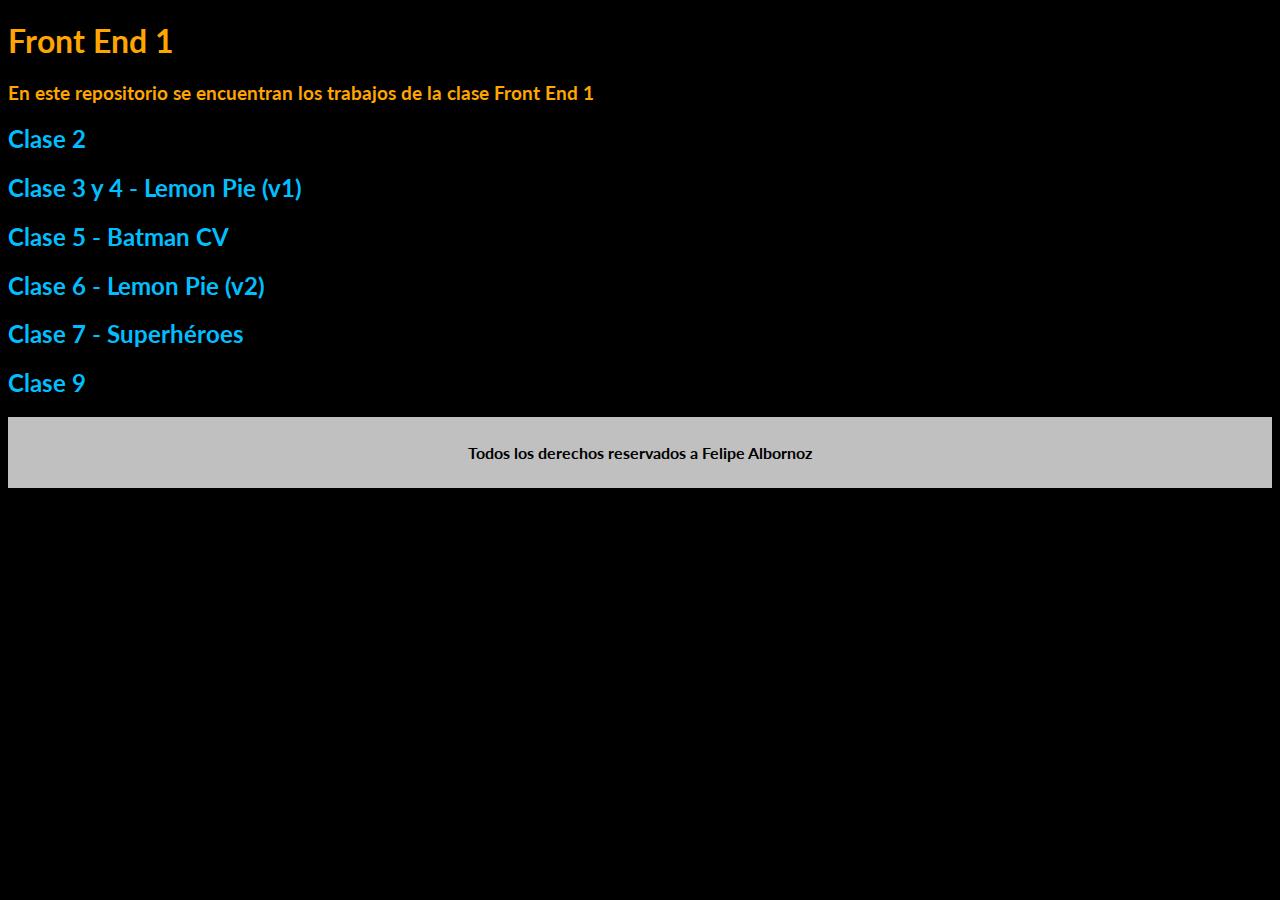
<file: index.html>
<!DOCTYPE html>
<html lang="es">

<head>
    <meta charset="UTF-8">
    <meta http-equiv="X-UA-Compatible" content="IE=edge">
    <meta name="viewport" content="width=device-width, initial-scale=1.0">
    <title>Front End 1</title>

    <!-- Link Google Fonts -->
    <link rel="preconnect" href="https://fonts.gstatic.com">
    <link href="https://fonts.googleapis.com/css2?family=Lato:ital@0;1&display=swap" rel="stylesheet">

</head>

<!-- <body
    style="background-color:rgb(28, 40, 65); color: orange; font-family:'Gill Sans', 'Gill Sans MT', Calibri, 'Trebuchet MS', sans-serif;"> -->

<body style="background-color:rgb(0, 0, 0); color: orange; font-family: Lato, sans-serif">

    <header>
        <h1> Front End 1</h1>
        <h3>En este repositorio se encuentran los trabajos de la clase Front End 1</h3>

    </header>
    <main style="text-decoration:none;">
        <section style="text-decoration: none; color:white;">
            <h2><a href="Clase_2/index.html" style="text-decoration: none; color:deepskyblue;">Clase 2</a></h2>
            <h2><a href="Clase_3_4_Lemon_Pie_v1/index.html" style="text-decoration: none; color:deepskyblue;">Clase 3 y
                    4 -
                    Lemon Pie (v1)</a></h2>
            <h2><a href="Clase_5_BatmanCV/index.html" style="text-decoration: none; color:deepskyblue;">Clase 5 - Batman
                    CV</a></h2>
            <h2><a href="Clase_6_Lemon_Pie_v2/index.html" style="text-decoration: none; color:deepskyblue;">Clase 6 -
                    Lemon
                    Pie (v2)</a></h2>
            <h2><a href="Clase_7_Superheroes/index.html" style="text-decoration: none; color:deepskyblue;">Clase 7 -
                    Superhéroes</a>
            </h2>
            <h2><a href="Clase_9_tienda_de_tarjetas/index.html" style="text-decoration: none; color:deepskyblue;">Clase
                    9 </a>
            </h2>


            <!-- ▼▼▼ Insertar siguientes proyectos ▼▼▼  -->

            <!-- <h2><a href="Clase_10/index.html" style="text-decoration: none; color:deepskyblue;">Clase 10</a></h2> -->


        </section>
    </main>
    <footer style="background-color: silver; color:black; font-weight: bolder; text-align: center; padding:10px;">
        <p>Todos los derechos reservados a Felipe Albornoz</p>
    </footer>
</body>

</html>
</file>
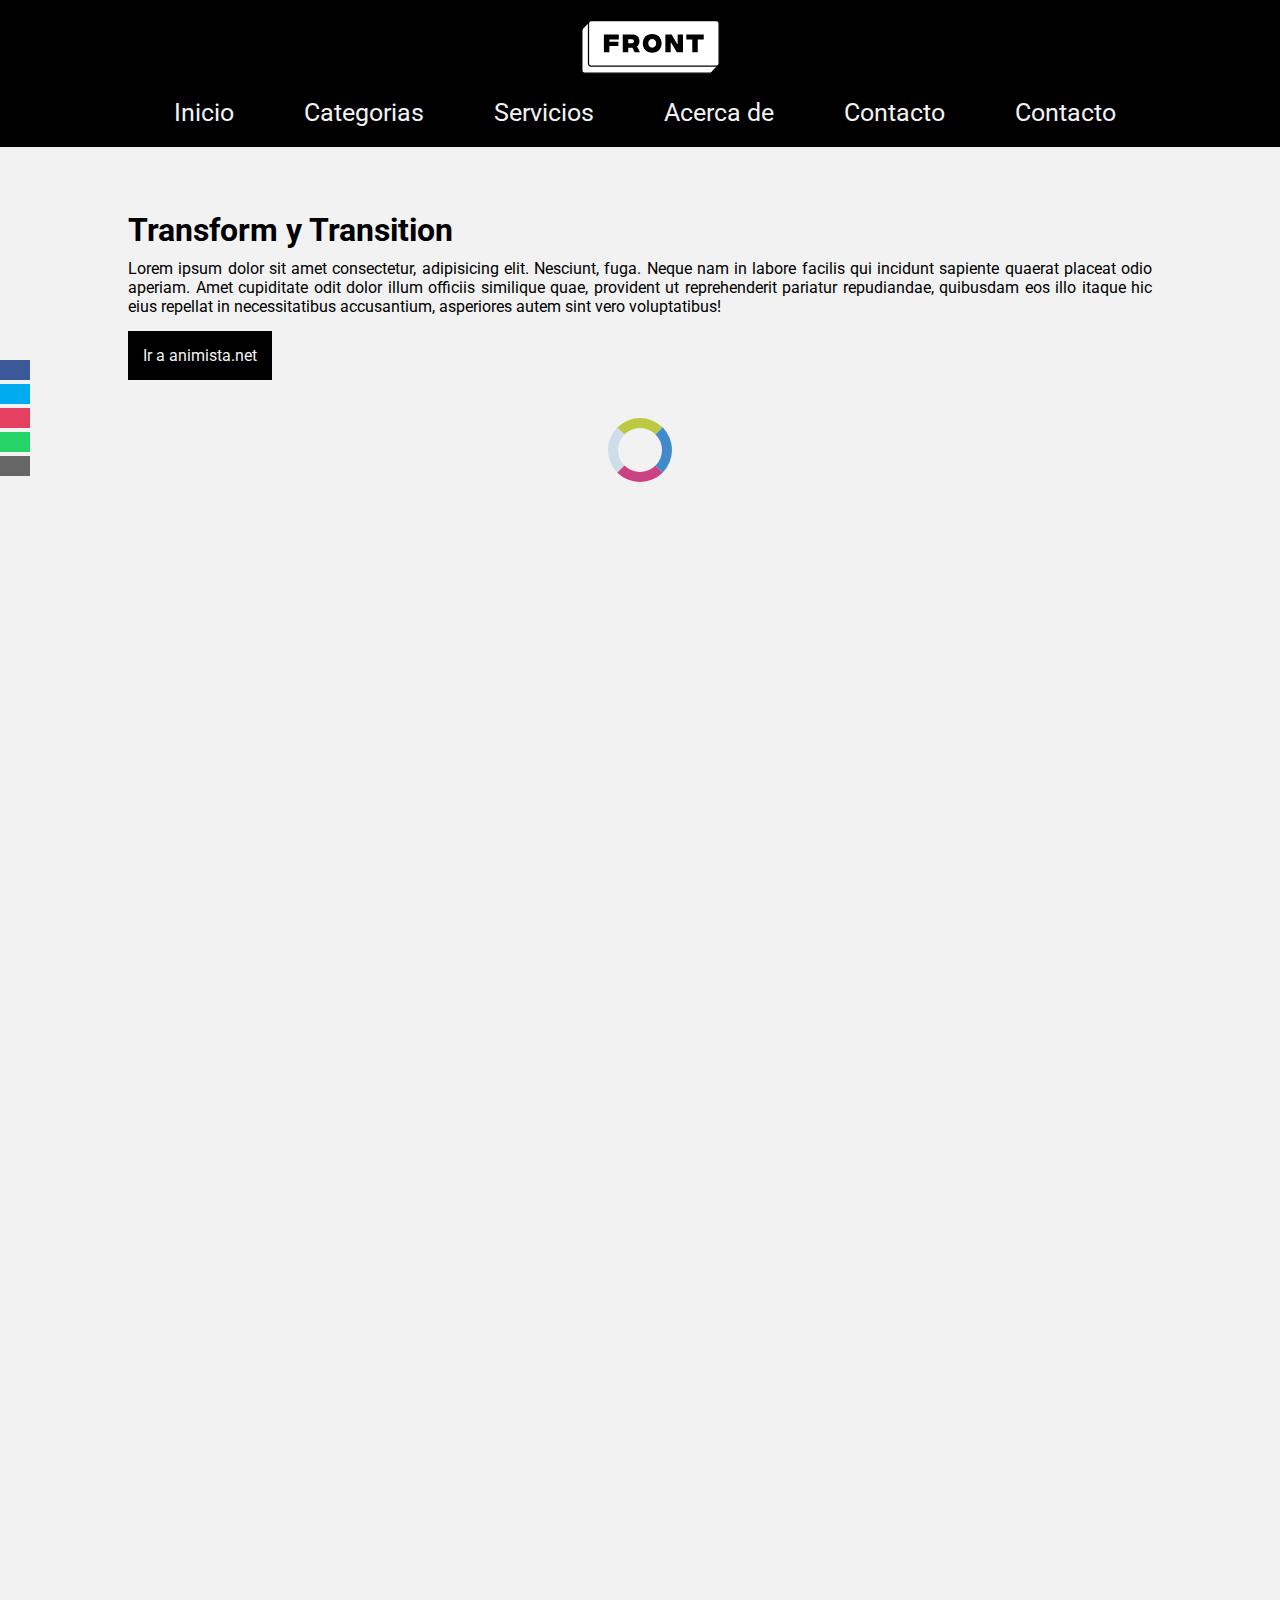
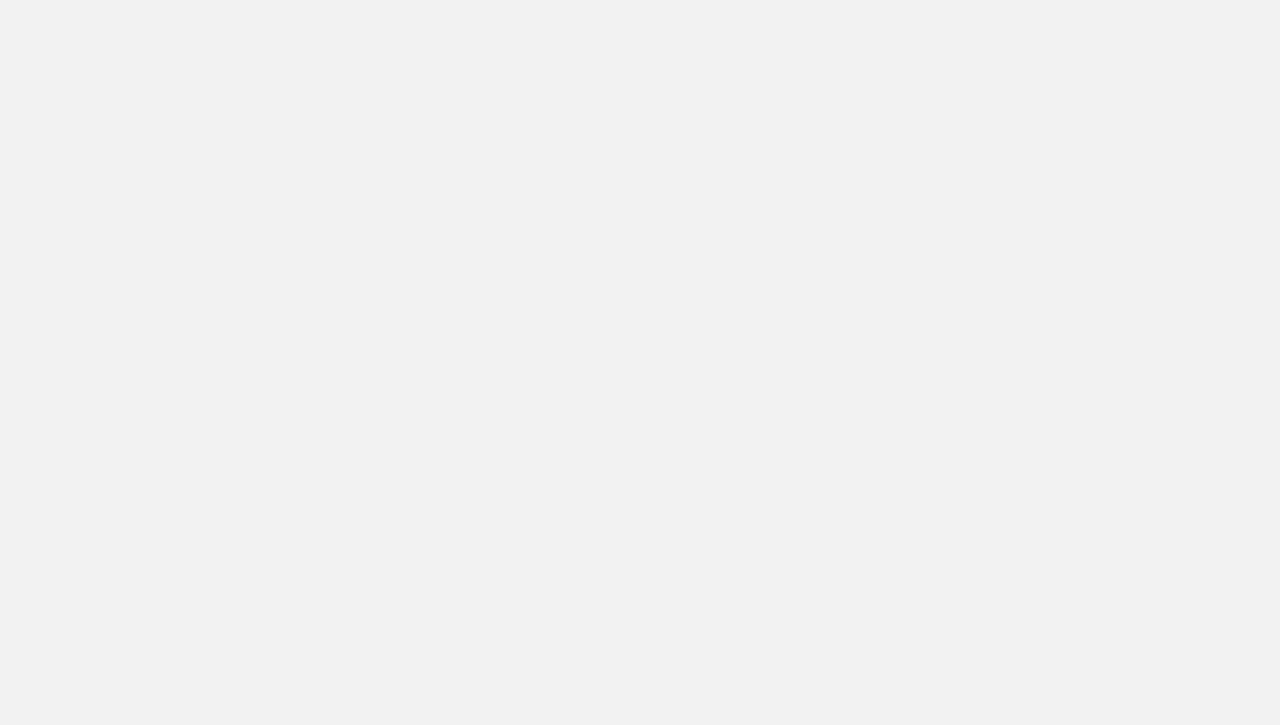
<file: Clase_12/index.html>
<!DOCTYPE html>
<html lang="es">
<head>
    <meta charset="UTF-8">
    <meta http-equiv="X-UA-Compatible" content="IE=edge">
    <meta name="viewport" content="width=device-width, initial-scale=1.0">
    <title>CSS avanzado</title>
    <link rel="stylesheet" href="https://use.fontawesome.com/releases/v5.15.3/css/all.css" integrity="sha384-SZXxX4whJ79/gErwcOYf+zWLeJdY/qpuqC4cAa9rOGUstPomtqpuNWT9wdPEn2fk" crossorigin="anonymous">
    <!-- <link rel="stylesheet" href="./css/style.css"> -->
    <link rel="stylesheet" href="css/style._enclacecss.css">

</head>
<body >
    <header>
        <img class="logo" src="img/logo.svg" alt="">
		<nav>
			<ul>
				<li><a href="#">Inicio</a></li>
				<li><a href="#">Categorias</a></li>
				<li><a href="#">Servicios</a></li>
				<li><a href="#">Acerca de</a></li>
                <li><a href="#">Contacto</a></li>
                <li><a href="#">Contacto</a></li>

			</ul>
		</nav>
	</header>
    <aside class="social">
		<ul>
			<li><a href="#" target="_blank" class="icon-facebook"><i class="fab fa-facebook"></i></a></li>
			<li><a href="#" target="_blank" class="icon-twitter"><i class="fab fa-twitter"></i></a></li>
			<li><a href="#" target="_blank" class="icon-instagram"><i class="fas fa-camera"></i></a></li>
			<li><a href="#" target="_blank" class="icon-whatsapp"><i class="fas fa-comment"></i></a></li>
			<li><a href="mailto:lromiglia@digitalhouse.com" class="icon-mail"><i class="fas fa-envelope"></i></a></li>
		</ul>
    </aside>
    <section class="container ">
        <div class="box"></div>
        <h1>Transform y Transition</h1>
        <p>Lorem ipsum dolor sit amet consectetur, adipisicing elit. Nesciunt, fuga. Neque nam in labore facilis qui incidunt sapiente quaerat placeat odio aperiam. Amet cupiditate odit dolor illum officiis similique quae, provident ut reprehenderit pariatur repudiandae, quibusdam eos illo itaque hic eius repellat in necessitatibus accusantium, asperiores autem sint vero voluptatibus!</p>
        <a href="https://animista.net/" target="_blank">Ir a animista.net</a>
        <br><br><br><br><br><br><br><br><br><br><br><br><br><br><br><br><br><br><br><br><br><br><br><br><br><br><br><br><br><br><br><br><br><br><br><br><br><br><br><br><br><br><br><br><br><br><br><br><br><br><br><br><br><br><br><br><br><br><br><br><br><br><br><br><br><br><br><br><br><br><br><br><br><br><br><br><br><br><br><br><br><br><br><br><br><br><br><br><br><br><br><br><br><br><br><br><br><br><br><br>
    </section>
  <span class="spinner"></span>  

  
</body>
</html>
</file>
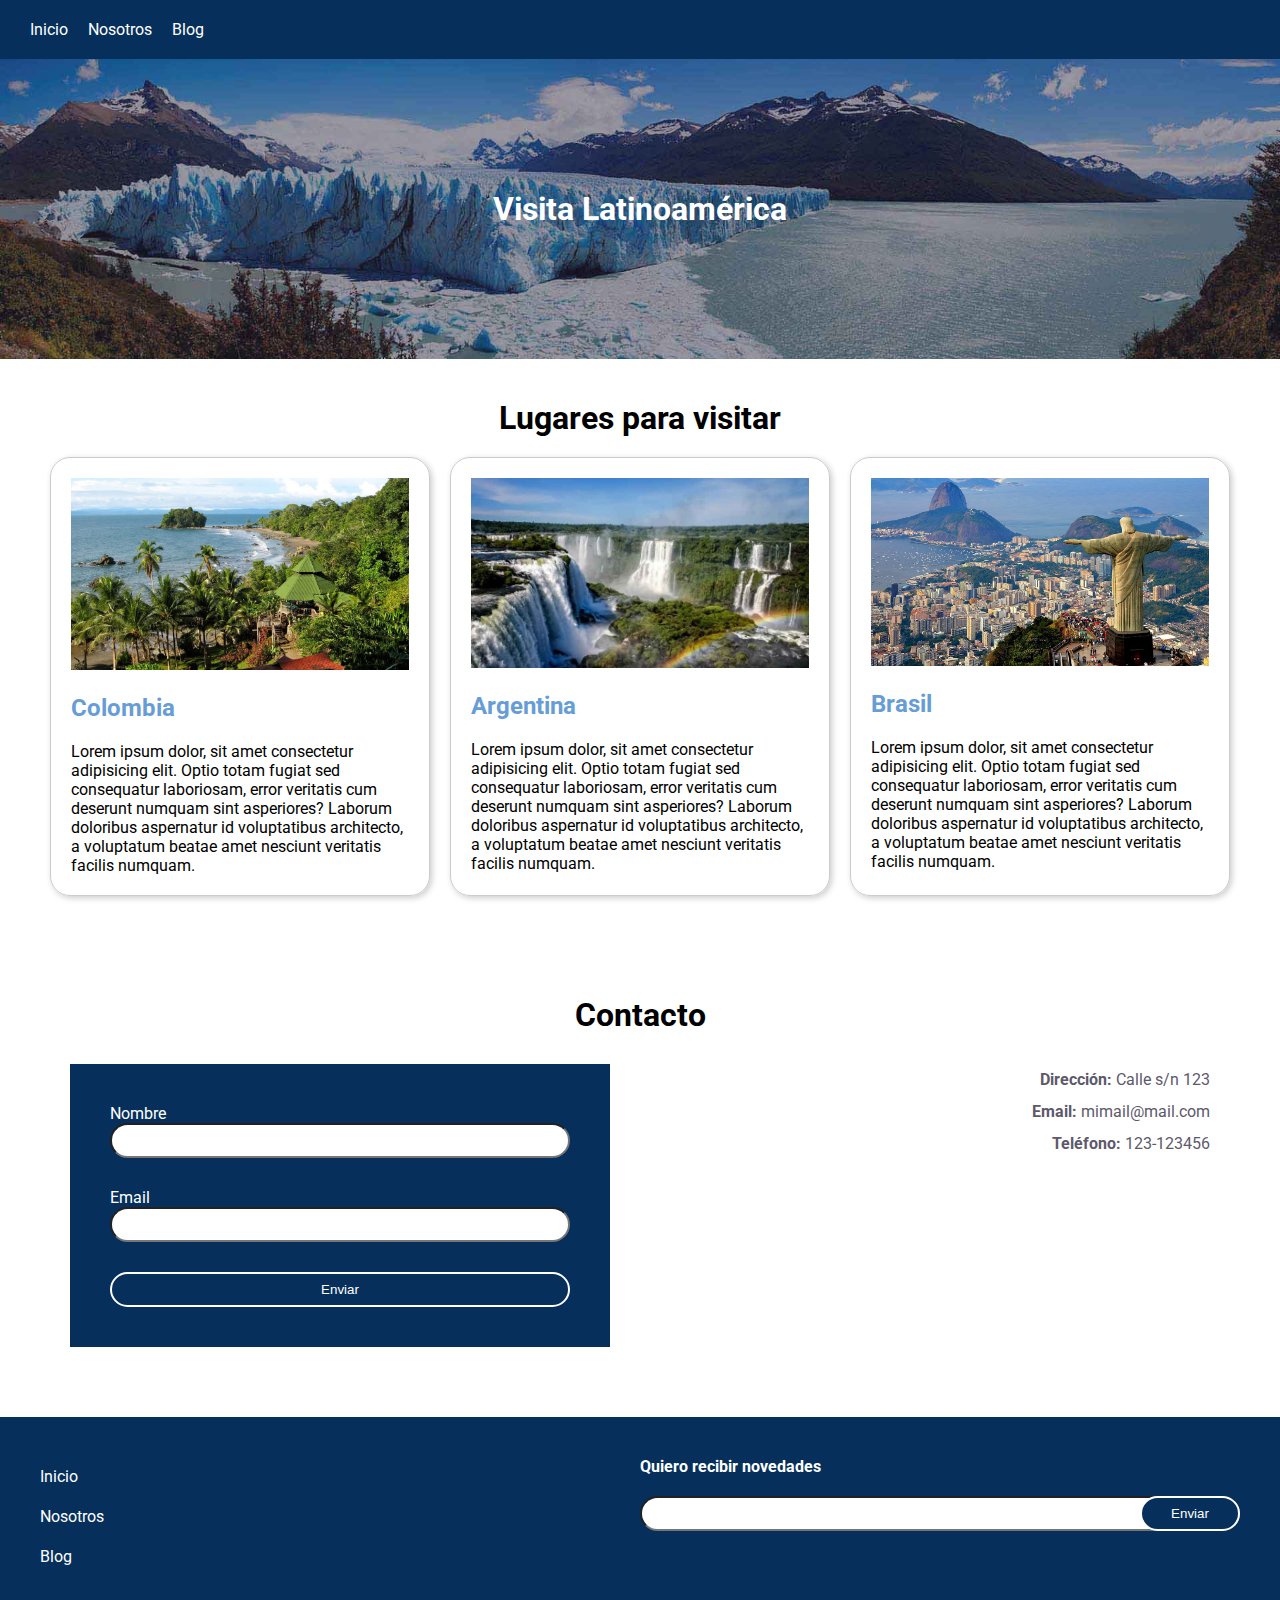
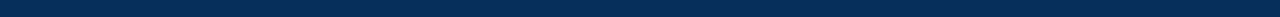
<file: Clase_13/index.html>
<!DOCTYPE html>
<html lang="es">

<head>
    <meta charset="UTF-8">
    <meta name="viewport" content="width=device-width, initial-scale=1.0">
    <title>Responsive</title>
    <link rel="stylesheet" href="css/estilos.css">
</head>

<body>
    <header>
        <nav>
            <ul>
                <li><a href="">Inicio</a></li>
                <li><a href="">Nosotros</a></li>
                <li><a href="">Blog</a></li>
            </ul>
        </nav>
        <div class="bg-header">
            <h1>Visita Latinoamérica</h1>
        </div>
    </header>
    <main>
        <section id="card-section">
            <h2>Lugares para visitar</h2>
            <div>
                <div class="card">
                    <img src="img/colombia.jpeg" alt="">
                    <h3>Colombia</h3>
                    <p>Lorem ipsum dolor, sit amet consectetur adipisicing elit. Optio totam fugiat sed consequatur
                        laboriosam, error veritatis cum deserunt numquam sint asperiores? Laborum doloribus aspernatur
                        id
                        voluptatibus architecto, a voluptatum beatae amet nesciunt veritatis facilis numquam.</p>
                </div>
                <div class="card">
                    <img src="img/argentina.jpeg" alt="">
                    <h3>Argentina</h3>
                    <p>Lorem ipsum dolor, sit amet consectetur adipisicing elit. Optio totam fugiat sed consequatur
                        laboriosam, error veritatis cum deserunt numquam sint asperiores? Laborum doloribus aspernatur
                        id
                        voluptatibus architecto, a voluptatum beatae amet nesciunt veritatis facilis numquam.</p>
                </div>
                <div class="card">
                    <img src="img/brasil.jpeg" alt="">
                    <h3>Brasil</h3>
                    <p>Lorem ipsum dolor, sit amet consectetur adipisicing elit. Optio totam fugiat sed consequatur
                        laboriosam, error veritatis cum deserunt numquam sint asperiores? Laborum doloribus aspernatur
                        id
                        voluptatibus architecto, a voluptatum beatae amet nesciunt veritatis facilis numquam.</p>
                </div>
            </div>
        </section>
        <section>
            <h2>Contacto</h2>
            <div>
             
                <div class="formulario">

                    <form action="">
                        <label for="nombre">Nombre</label>
                        <input type="text" id="nombre">
                        <label for="email">Email</label>
                        <input type="text" id="email">
                        <input type="submit" value="Enviar">
                    </form>
                </div>
                <div class="contacto">
                    <p><span>Dirección:</span> Calle s/n 123</p>
                    <p><span>Email:</span>  mimail@mail.com</p>
                    <p><span>Teléfono:</span>  123-123456</p>
                </div>
            </div>
        </section>
    </main>
    <footer>
        <div>
            <ul>
                <li><a href="">Inicio</a></li>
                <li><a href="">Nosotros</a></li>
                <li><a href="">Blog</a></li>
            </ul>
        </div>
        <div>
            <h4>Quiero recibir novedades</h4>
            <div class="news-letter">            <input type="text"><input type="submit" value="Enviar">
            </div>
        </div>
    </footer>
</body>

</html>
</file>
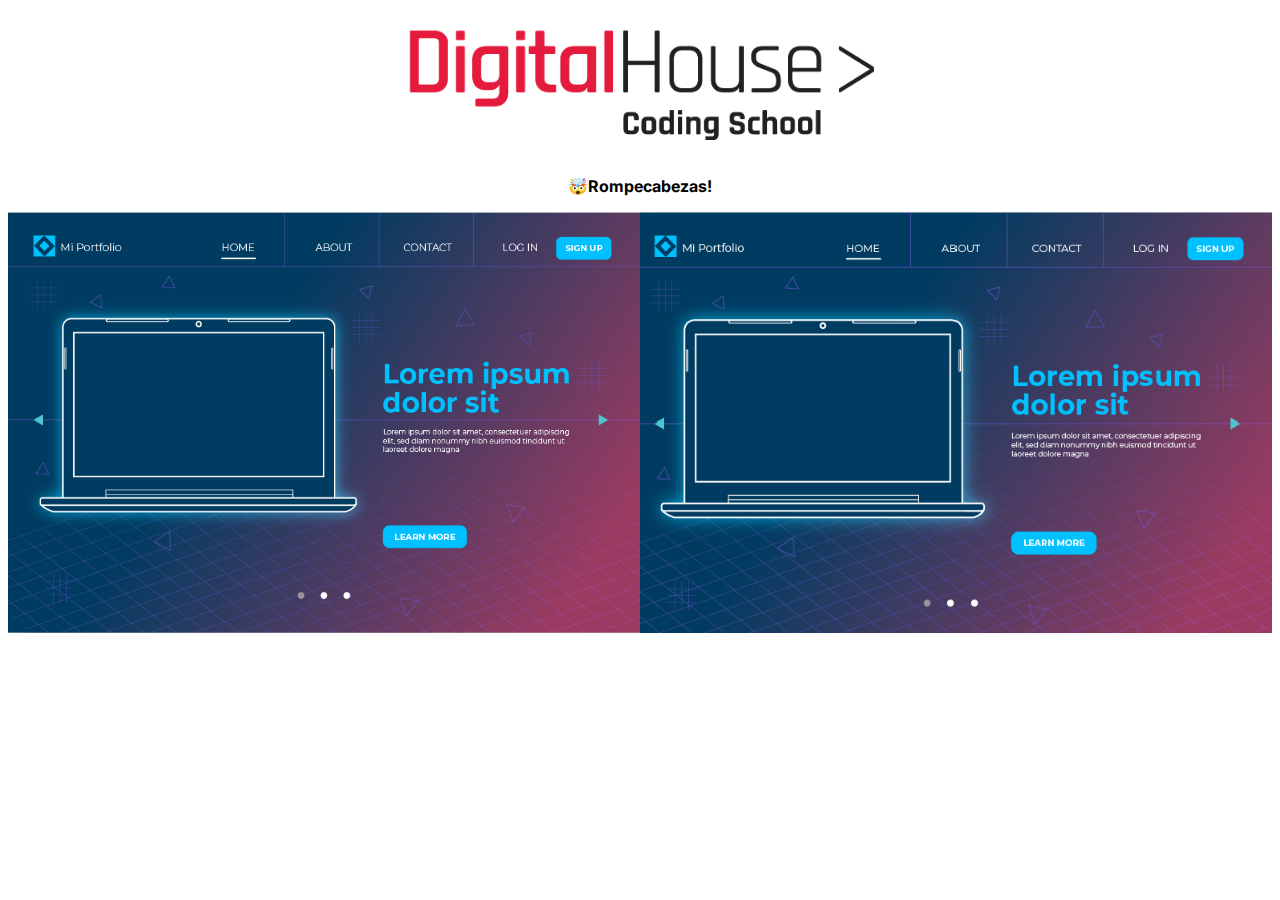
<file: clase_16_grid/index.html>
<!DOCTYPE html>
<html lang="es">
  <head>
    <meta charset="UTF-8" />
    <meta name="viewport" content="width=device-width, initial-scale=1.0" />
    <meta http-equiv="X-UA-Compatible" content="ie=edge" />
    <title>Ejercicio Grid</title>
    <link rel="stylesheet" href="css/style.css">
  </head>
  <body>
    <div class="container">
      <div class="logo">
        <img
          src="img/logo-DH.png"
          alt="Logo DH"
        />
      </div>
      <h3>🤯Rompecabezas!</h3>
      <div class="exercice">
        <!--Lado Completo-->
        <div class="exercice-complete">
          <img
            src="img/final.jpg"
            alt="rompecabezas completo"
          />
        </div>
        <!--Lado Incompleto-->
        <div class="excercice-incomplete">
          <div class="grid-one">
            <img
              src="img/1.jpg"
              alt="image 1"
            />
          </div>
          <div class="grid-two">
            <img
              src="img/2.jpg"
              alt="image 2"
            />
          </div>
          <div class="grid-three">
            <img
              src="img/3.jpg"
              alt="image 3"
            />
          </div>
          <div class="grid-four">
            <img
              src="img/4.jpg"
              alt="image 4"
            />
          </div>
        </div>
      </div>
    </div>
  </body>
</html>
</file>
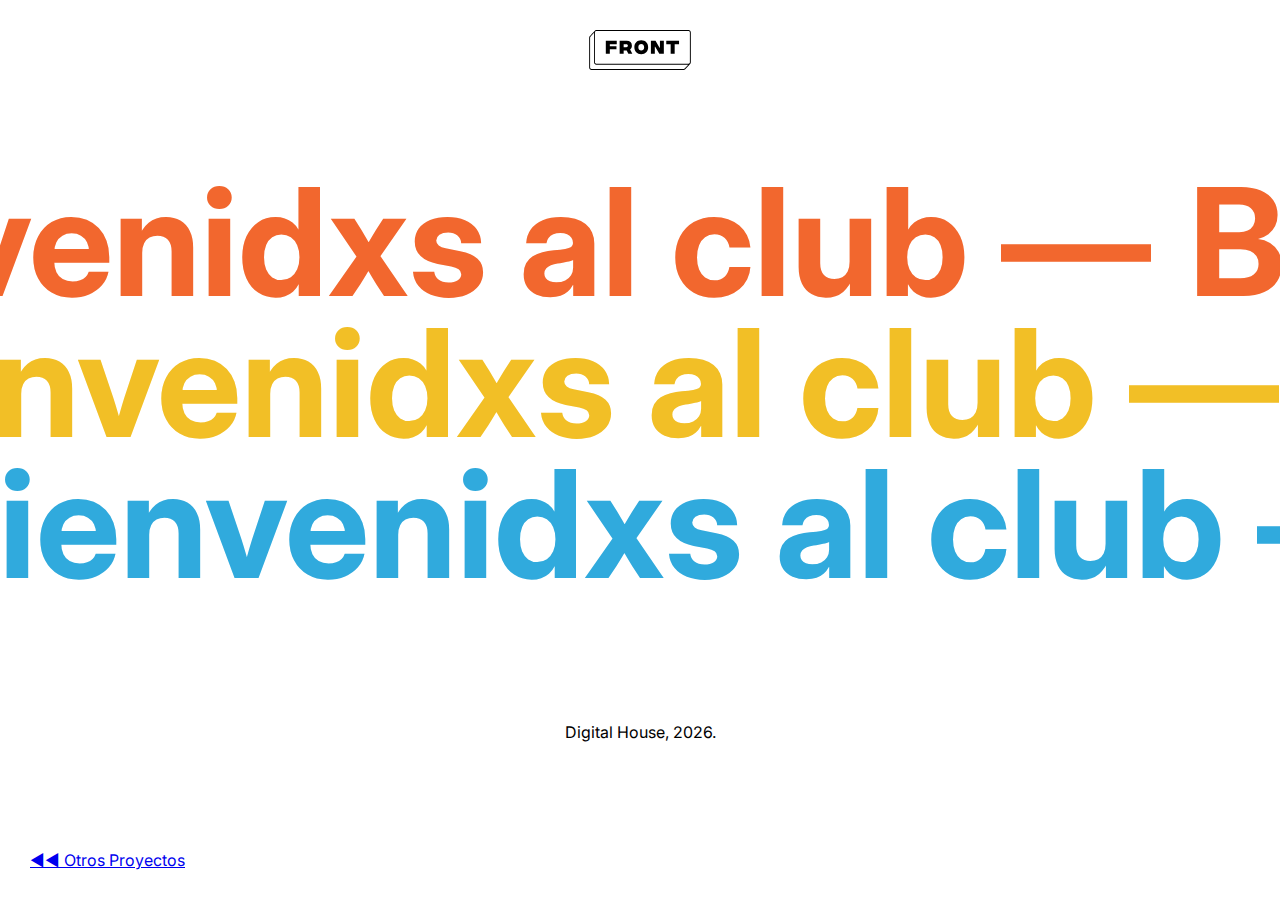
<file: Clase_2/index.html>
<!DOCTYPE html>
<html lang="en">

<head>
    <meta charset="UTF-8">
    <meta http-equiv="X-UA-Compatible" content="IE=edge">
    <meta name="viewport" content="width=device-width, initial-scale=1.0">
    <title>Document</title>
    <link rel="stylesheet" href="css/style.css">
</head>

<body>
    <div class="container">
        <header>
            <img class="logo" src="img/logo.svg" alt="">
        </header>
        <main>
            <div class="marquee">
                <div class="marquee__inner">
                    <span>Bienvenidxs al club —</span>
                    <span>Bienvenidxs al club —</span>
                    <span>Bienvenidxs al club —</span>
                    <span>Bienvenidxs al club —</span>
                </div>
            </div>
            <div class="marquee">
                <div class="marquee__inner">
                    <span>Bienvenidxs al club —</span>
                    <span>Bienvenidxs al club —</span>
                    <span>Bienvenidxs al club —</span>
                    <span>Bienvenidxs al club —</span>
                </div>
            </div>
            <div class="marquee">
                <div class="marquee__inner">
                    <span>Bienvenidxs al club —</span>
                    <span>Bienvenidxs al club —</span>
                    <span>Bienvenidxs al club —</span>
                    <span>Bienvenidxs al club —</span>
                </div>
            </div>
        </main>
        <footer>

        </footer>
        <script>

            window.addEventListener('load', () => {
                let today = new Date();
                document.querySelector('footer').innerText = `Digital House, ${today.getFullYear()}.`
            })
        </script>
        <a href="../index.html">◄◄ Otros Proyectos</a>
    </div>
</body>

</html>
</file>
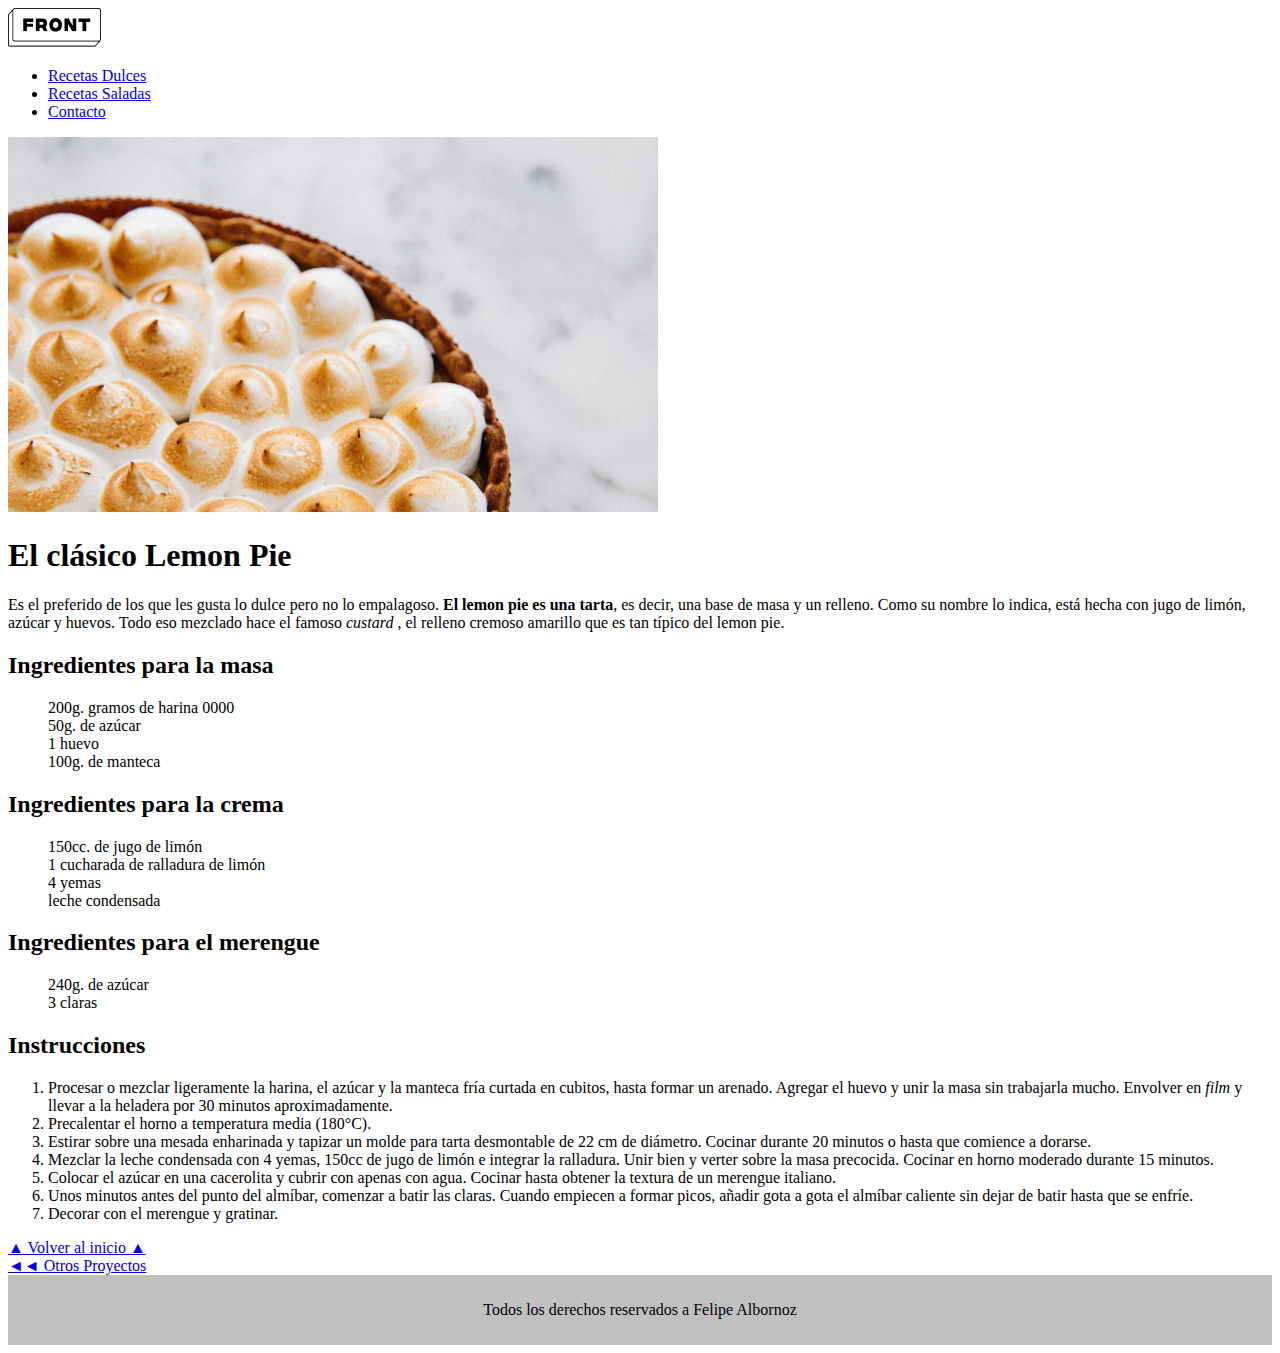
<file: Clase_3_4_Lemon_Pie_v1/index.html>
<!DOCTYPE html>
<html lang="es">

<head>
    <meta charset="UTF-8">
    <meta name="description" content="Receta fácil de Pie de Limón!!">
    <!--información de referencia para los buscadores-->

    <title>Pie de Limón</title>
</head>


<body>
    <header>
        <nav>
            <a href="index.html"><img src="img/logo-front.png" alt="Logo front" id=home></a>
            <ul>
                <li>
                    <!-- Ruta Absoulta -->
                    <a href="https://www.maizena.com.co/receta/recetas-dulces/pie-de-limon.html" target="_blank">Recetas
                        Dulces</a>
                </li>
                <li>
                    <!-- Ruta Absoluta -->
                    <a href="https://www.maizena.com.co/receta/recetas-saladas.html" target="_blank">Recetas Saladas</a>
                </li>
                <li>
                    <!-- Ruta Relativa -->
                    <a href="contacto.html">Contacto</a>
                </li>

            </ul>
            <img src="img/lemon-pie.png" alt="">

        </nav>
        <h1> El clásico Lemon Pie</h1>
        <p>Es el preferido de los que les gusta lo dulce pero no lo empalagoso. <strong>El lemon pie es una
                tarta</strong>, es decir, una
            base de masa y un relleno. Como su nombre lo indica, está hecha con jugo de limón, azúcar y huevos. Todo eso
            mezclado hace el famoso <i>custard</i> , el relleno cremoso amarillo que es tan típico del lemon pie.</p>
    </header>

    <main>
        <section>
            <h2>Ingredientes para la masa</h2>
            <ul type="none">
                <li>200g. gramos de harina 0000</li>
                <li>50g. de azúcar</li>
                <li>1 huevo</li>
                <li>100g. de manteca</li>
            </ul>

            <h2>Ingredientes para la crema</h2>
            <ul type="none">
                <li>150cc. de jugo de limón</li>
                <li>1 cucharada de ralladura de limón</li>
                <li>4 yemas</li>
                <li>leche condensada</li>
            </ul>


            <h2>Ingredientes para el merengue</h2>
            <ul type="none">
                <li>240g. de azúcar</li>
                <li>3 claras</li>
            </ul>

        </section>
        <section>
            <h2>Instrucciones</h2>
            <ol type="1">
                <li>Procesar o mezclar ligeramente la harina, el azúcar y la manteca fría curtada en cubitos, hasta
                    formar
                    un arenado. Agregar el huevo y unir la masa sin trabajarla mucho. Envolver en <i>film</i> y llevar a
                    la
                    heladera por 30 minutos aproximadamente.</li>
                <li>Precalentar el horno a temperatura media (180°C).</li>
                <li>Estirar sobre una mesada enharinada y tapizar un molde para tarta desmontable de 22 cm de diámetro.
                    Cocinar durante 20 minutos o hasta que comience a dorarse.</li>
                <li>Mezclar la leche condensada con 4 yemas, 150cc de jugo de limón e integrar la ralladura. Unir bien y
                    verter sobre la masa precocida. Cocinar en horno moderado durante 15 minutos.</li>
                <li>Colocar el azúcar en una cacerolita y cubrir con apenas con agua. Cocinar hasta obtener la textura
                    de
                    un merengue italiano.</li>
                <li>Unos minutos antes del punto del almíbar, comenzar a batir las claras. Cuando empiecen a formar
                    picos,
                    añadir gota a gota el almíbar caliente sin dejar de batir hasta que se enfríe.</li>
                <li>Decorar con el merengue y gratinar.</li>

            </ol>

        </section>
        <a href="#home">▲ Volver al inicio ▲</a>
        <br>
        <a href="../index.html">◄◄ Otros Proyectos</a>

    </main>
</body>

<footer style="background-color: silver; text-align: center; padding:10px;">
    <p>Todos los derechos reservados a Felipe Albornoz</p>
</footer>

</html>
</file>
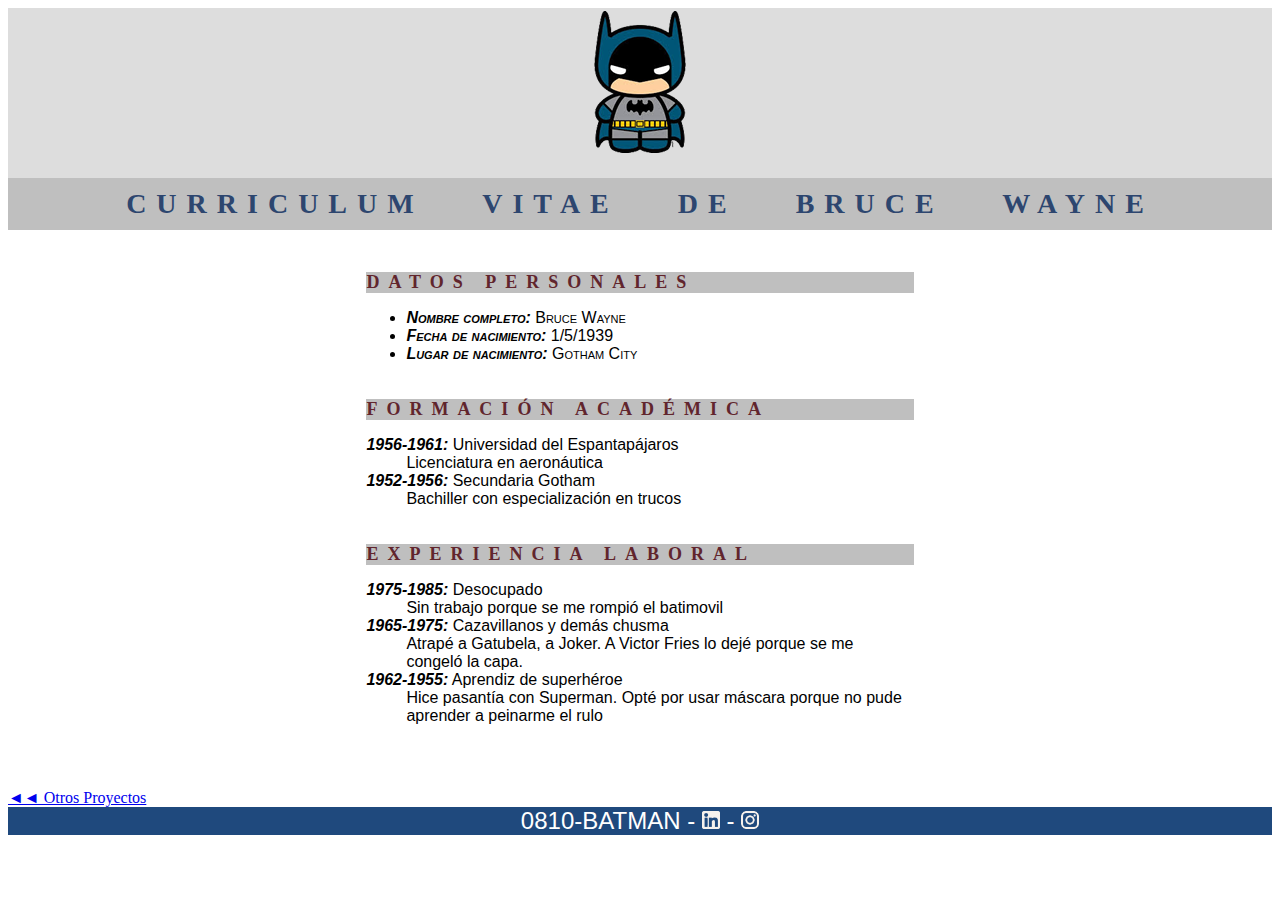
<file: Clase_5_BatmanCV/index.html>
<!DOCTYPE html>
<html lang="es">

<head>
    <meta charset="UTF-8">
    <meta http-equiv="X-UA-Compatible" content="IE=edge">
    <meta name="viewport" content="width=device-width, initial-scale=1.0">
    <title>Batman CV</title>
</head>

<link rel="stylesheet" href="css/style.css">

<body>
    <header>
        <img src="img/batman.png" alt="Imagen de Batman">

        <h1>Curriculum Vitae de Bruce Wayne</h1>
    </header>
    <main>
        <section id="DatosPersonales">

            <h2>Datos Personales</h2>
            <ul>
                <li><span class="dato">Nombre completo:</span> Bruce Wayne</li>
                <li><span class="dato">Fecha de nacimiento:</span> 1/5/1939</li>
                <li><span class="dato">Lugar de nacimiento:</span> Gotham City</li>

            </ul>

        </section>
        <section id="FormacionAcademica">
            <H2>Formación Académica</H2>
            <dl>
                <dt><span class="dato">1956-1961:</span> Universidad del Espantapájaros</dt>
                <dd>Licenciatura en aeronáutica</dd>
                <dt><span class="dato">1952-1956:</span> Secundaria Gotham</dt>
                <dd>Bachiller con especialización en trucos</dd>
            </dl>

        </section>
        <section id="ExperienciaLaboral">
            <H2>Experiencia Laboral</H2>
            <dl>
                <dt><span class="dato">1975-1985:</span> Desocupado</dt>
                <dd>Sin trabajo porque se me rompió el batimovil</dd>
                <dt><span class="dato">1965-1975:</span> Cazavillanos y demás chusma</dt>
                <dd>Atrapé a Gatubela, a Joker. A Victor Fries lo dejé porque se me congeló la capa.</dd>
                <dt><span class="dato">1962-1955:</span> Aprendiz de superhéroe</dt>
                <dd>Hice pasantía con Superman. Opté por usar máscara porque no pude aprender a peinarme el rulo</dd>
            </dl>

        </section>
        <br>
        <a href="../index.html">◄◄ Otros Proyectos</a>
    </main>

    <footer>

        <div>0810-BATMAN - </div>
        <div>
            <a href="https://www.linkedin.com/batman/"><img src="img/ico_linkedin.png" alt="Logo de LinkedIn"></a>
        </div>
        <div> - </div>
        <div>
            <a href="https://www.instagram.com/batman/"><img src="img/ico_instagram.png" alt="Logo de Instagram"></a>
        </div>


</body>

</html>
</file>
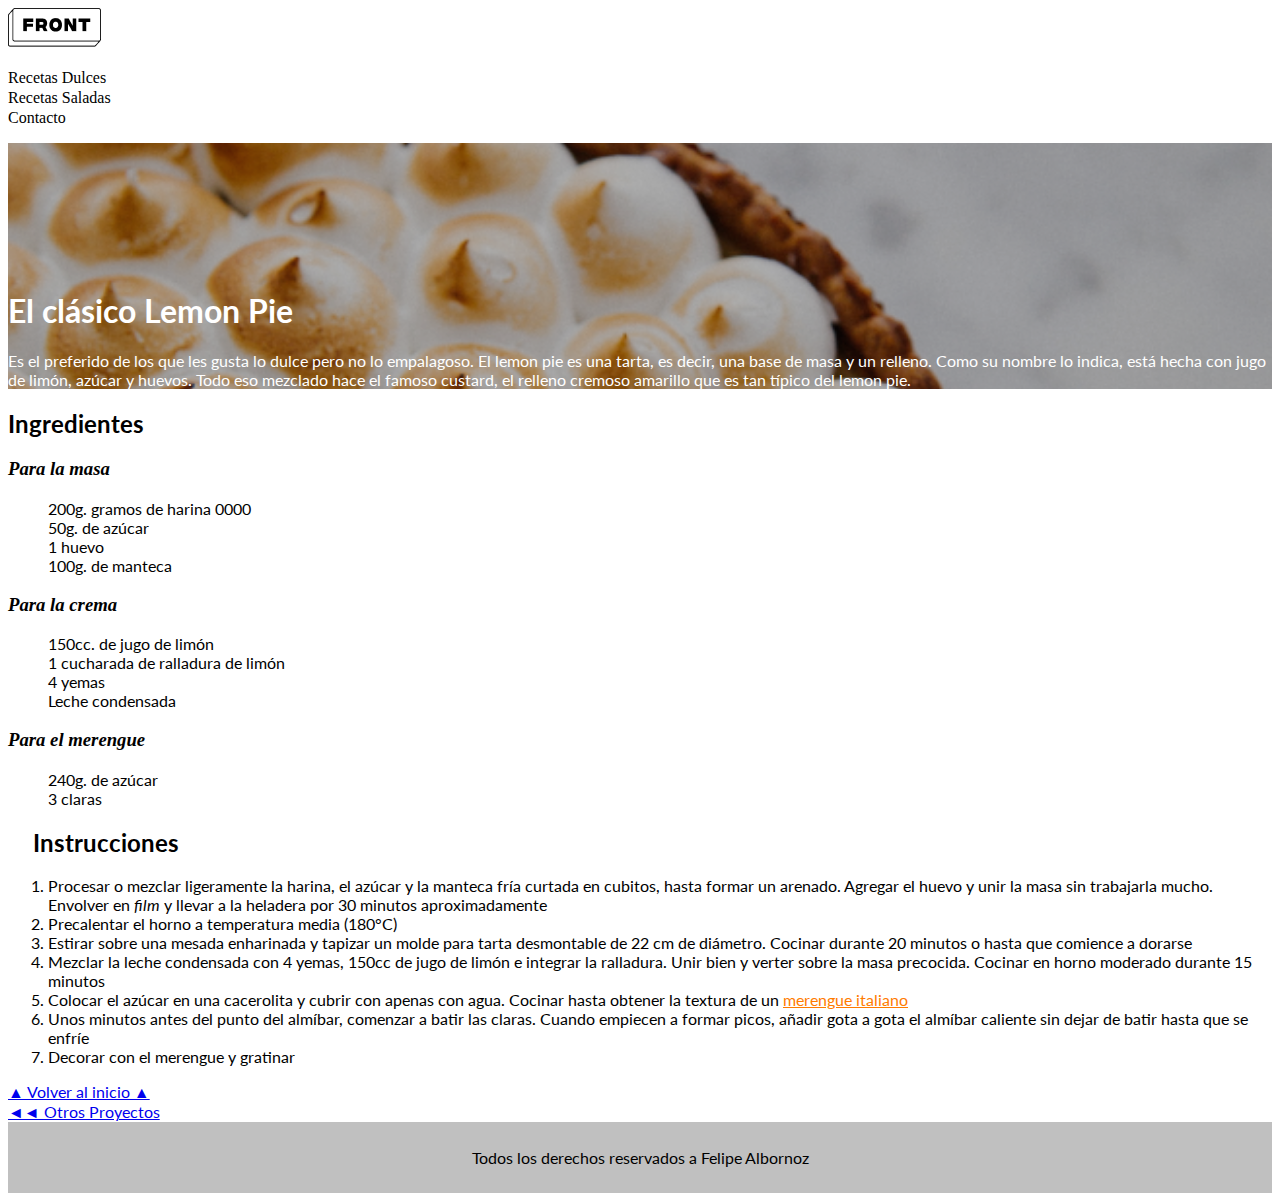
<file: Clase_6_Lemon_Pie_v2/index.html>
<!DOCTYPE html>
<html lang="es">

<head>
    <meta charset="UTF-8" />
    <meta http-equiv="X-UA-Compatible" content="IE=edge" />
    <meta name="viewport" content="width=device-width, initial-scale=1.0" />
    <meta name="description" content="Receta fácil de Pie de Limón!!" />

    <!--información de referencia para los buscadores-->
    <title>Pie de Limón</title>

    <!-- Link Font Awesome -->
    <link rel="stylesheet" href="https://cdnjs.cloudflare.com/ajax/libs/font-awesome/5.15.3/css/all.min.css"
        integrity="sha512-iBBXm8fW90+nuLcSKlbmrPcLa0OT92xO1BIsZ+ywDWZCvqsWgccV3gFoRBv0z+8dLJgyAHIhR35VZc2oM/gI1w=="
        crossorigin="anonymous" />



    <!-- Link Google Fonts -->
    <link rel="preconnect" href="https://fonts.gstatic.com">
    <link href="https://fonts.googleapis.com/css2?family=Lato:ital@0;1&display=swap" rel="stylesheet">

    <!-- Link archivo css -->
    <link rel="stylesheet" href="css/style.css" />
</head>

<body>
    <header>
        <nav>
            <a class="vinculos" href="index.html"><img src="img/logo-front.png" alt="Logo front" id="home" /></a>
            <ul>
                <li>
                    <!-- Ruta Absoulta -->
                    <a class="vinculos" href="https://www.maizena.com.co/receta/recetas-dulces/pie-de-limon.html"
                        target="_blank">Recetas Dulces</a>
                </li>
                <li>
                    <!-- Ruta Absoluta -->
                    <a class="vinculos" href="https://www.maizena.com.co/receta/recetas-saladas.html"
                        target="_blank">Recetas Saladas</a>
                </li>
                <li>
                    <!-- Ruta Relativa -->
                    <a class="vinculos" href="contacto.html">Contacto</a>
                </li>
            </ul>
        </nav>
        <div class="imagen_encabezado">
            <div class="marca">
                <div class="encabezado">
                    <h1>El clásico Lemon Pie</h1>
                    <p>
                        Es el preferido de los que les gusta lo dulce pero no lo
                        empalagoso. El lemon pie es una tarta, es decir, una base de masa
                        y un relleno. Como su nombre lo indica, está hecha con jugo de
                        limón, azúcar y huevos. Todo eso mezclado hace el famoso custard,
                        el relleno cremoso amarillo que es tan típico del lemon pie.
                    </p>
                </div>
            </div>
        </div>
    </header>

    <main>
        <section>
            <h2><i class="fas fa-shopping-basket"></i> Ingredientes</h2>

            <h3 class="ingredientes">Para la masa</h3>
            <ul class="ingredientes2">
                <li>200g. gramos de harina 0000</li>
                <li>50g. de azúcar</li>
                <li>1 huevo</li>
                <li>100g. de manteca</li>
            </ul>

            <h3 class="ingredientes">Para la crema</h3>
            <ul class="ingredientes2">
                <li>150cc. de jugo de limón</li>
                <li>1 cucharada de ralladura de limón</li>
                <li>4 yemas</li>
                <li>Leche condensada</li>
            </ul>

            <h3 class="ingredientes">Para el merengue</h3>
            <ul class="ingredientes2">
                <li>240g. de azúcar</li>
                <li>3 claras</li>
            </ul>
        </section>
        <section>
            <h2 class="instrucciones"><i class="fas fa-list-ol"></i> Instrucciones</h2>
            <ol type="1">
                <li>
                    Procesar o mezclar ligeramente la harina, el azúcar y la manteca
                    fría curtada en cubitos, hasta formar un arenado. Agregar el huevo y
                    unir la masa sin trabajarla mucho. Envolver en <i>film</i> y llevar
                    a la heladera por 30 minutos aproximadamente
                </li>
                <li>Precalentar el horno a temperatura media (180°C)</li>
                <li>
                    Estirar sobre una mesada enharinada y tapizar un molde para tarta
                    desmontable de 22 cm de diámetro. Cocinar durante 20 minutos o hasta
                    que comience a dorarse
                </li>
                <li>
                    Mezclar la leche condensada con 4 yemas, 150cc de jugo de limón e
                    integrar la ralladura. Unir bien y verter sobre la masa precocida.
                    Cocinar en horno moderado durante 15 minutos
                </li>
                <li>
                    Colocar el azúcar en una cacerolita y cubrir con apenas con agua.
                    Cocinar hasta obtener la textura de un
                    <span class="merengue">merengue italiano</span>
                </li>
                <li>
                    Unos minutos antes del punto del almíbar, comenzar a batir las
                    claras. Cuando empiecen a formar picos, añadir gota a gota el
                    almíbar caliente sin dejar de batir hasta que se enfríe
                </li>
                <li>Decorar con el merengue y gratinar</li>
            </ol>
        </section>
        <a href="#home" class="goToTop">▲ Volver al inicio ▲</a>
        <br>
        <a href="../index.html">◄◄ Otros Proyectos</a>
    </main>
</body>

<footer style="background-color: silver; text-align: center; padding: 10px">
    <p>Todos los derechos reservados a Felipe Albornoz</p>
</footer>

</html>
</file>
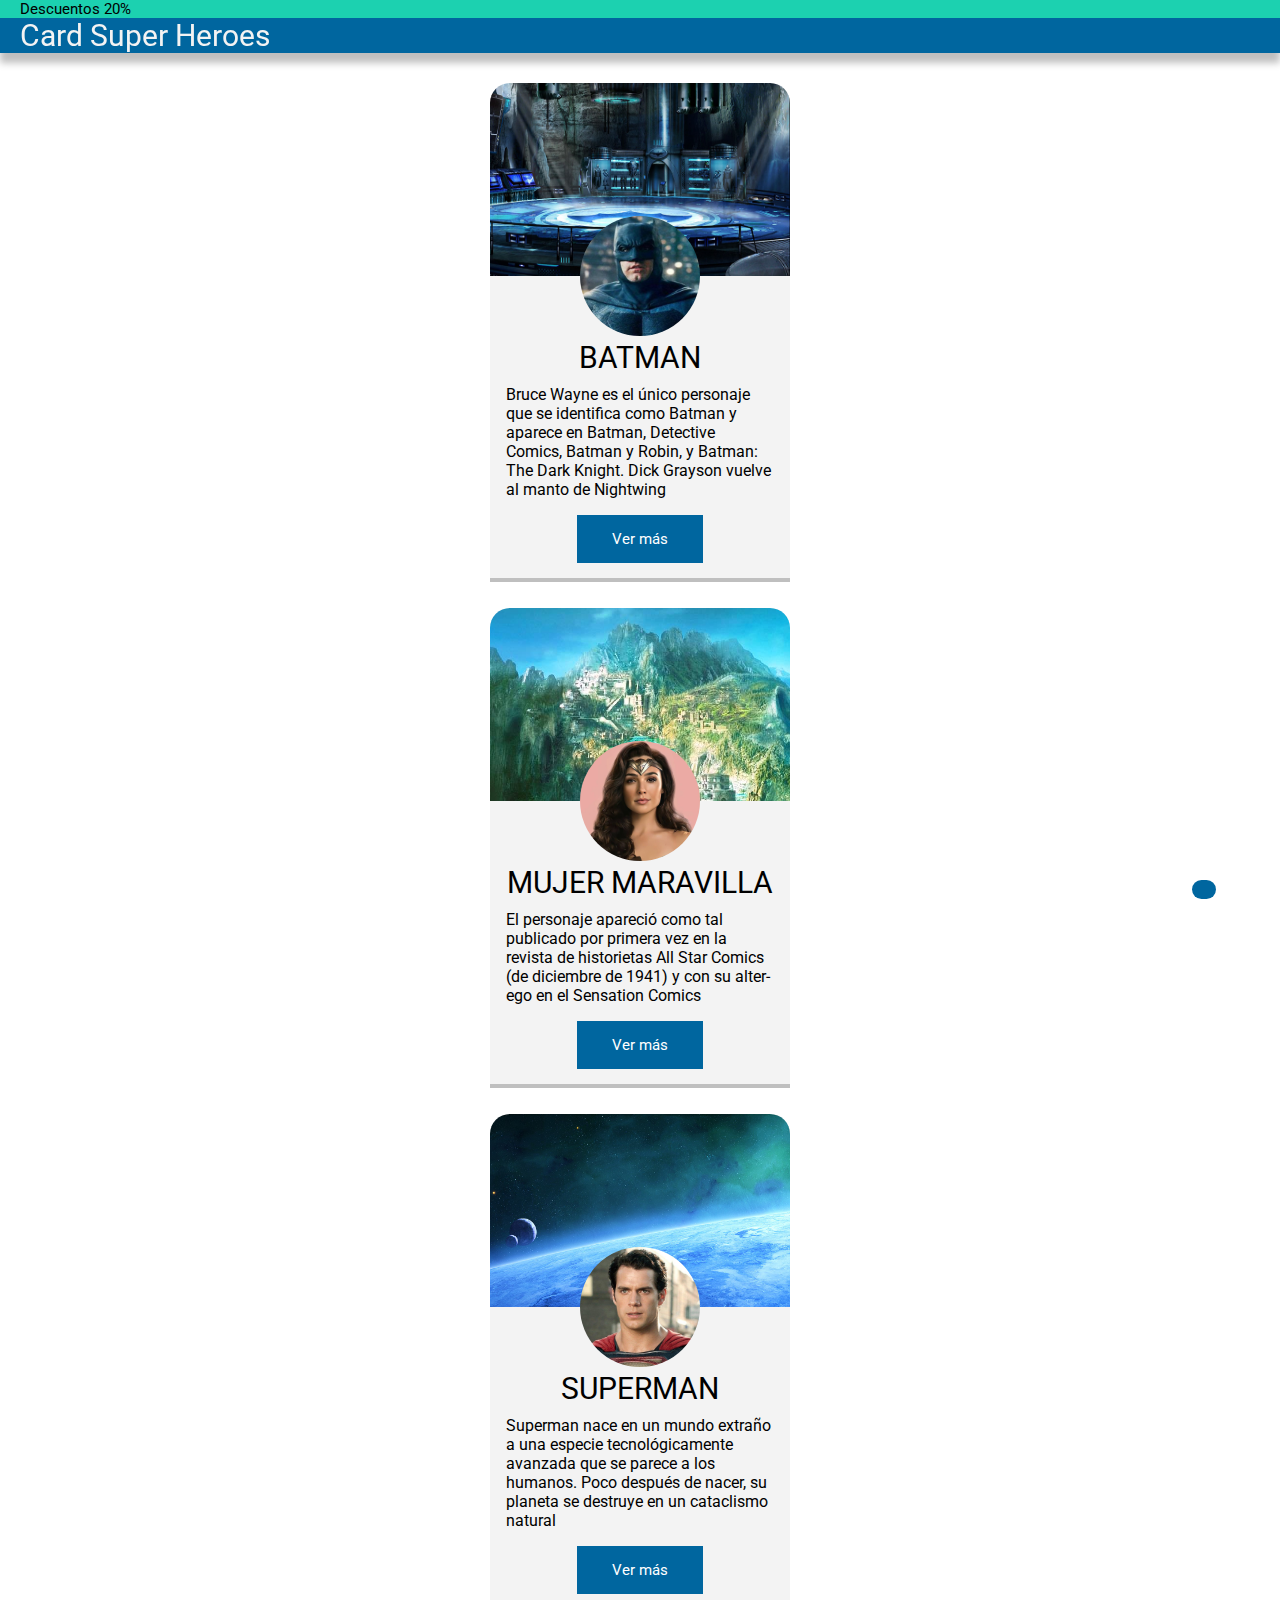
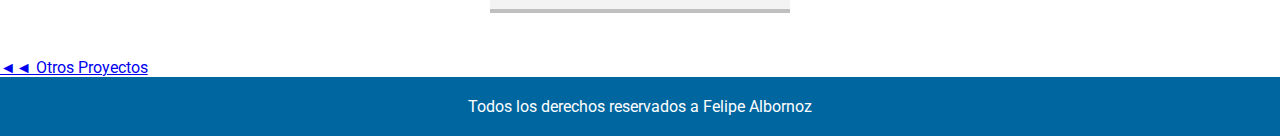
<file: Clase_7_Superheroes/index.html>
<!DOCTYPE html>
<html lang="es">

<head>
    <meta charset="UTF-8">
    <meta http-equiv="X-UA-Compatible" content="IE=edge">
    <meta name="viewport" content="width=device-width, initial-scale=1.0">

    <!-- IMPORTAR FUENTE ROBOTO DESDE GOOGLE FONTS -->
    <link rel="preconnect" href="https://fonts.gstatic.com">
    <link href="https://fonts.googleapis.com/css2?family=Roboto&display=swap" rel="stylesheet">

    <!-- IMPORTAR ÍCONOS DE FONT AWESOME -->
    <link rel="stylesheet" href="https://cdnjs.cloudflare.com/ajax/libs/font-awesome/5.15.3/css/all.min.css"
        integrity="sha512-iBBXm8fW90+nuLcSKlbmrPcLa0OT92xO1BIsZ+ywDWZCvqsWgccV3gFoRBv0z+8dLJgyAHIhR35VZc2oM/gI1w=="
        crossorigin="anonymous" />

    <!-- VINCULAR ARCHIVO CSS LOCAL -->
    <link rel="stylesheet" href="css/style.css">

    <title>Superheroes</title>
</head>

<body>

    <!-- FRANJA DE DESCUENTO -->
    <div class="descuento">
        <p>Descuentos 20%</p>
    </div>

    <!-- ENCABEZADO SUPER HEROES -->
    <header>
        <h1>Card Super Heroes</h1>
    </header>
    <main>


        <!-- BATMAN -->
        <div class="card">

            <!-- ENCABEZADO -->
            <div class="card-header bg-batman">
                <div class="heart"><i class="fas fa-heart  fa-2x"></i></div>
            </div>

            <!-- CONTENIDO -->
            <div class="card-body">
                <div class="card-content">
                    <div class="profile-picture"><img src="img/batman.jpg" alt="imagen de batman">
                    </div>
                    <div class="superhero-name">
                        <h2>Batman</h2>

                        <p class="heroDescription">Bruce Wayne es el único personaje que se identifica como Batman y
                            aparece
                            en
                            Batman, Detective
                            Comics, Batman y Robin, y Batman: The Dark Knight. Dick Grayson vuelve al manto de Nightwing
                        </p>
                    </div>
                    <div class="button">
                        <a href="https://www.dccomics.com/characters/batman">Ver más</a>
                    </div>
                </div>
            </div>
        </div>


        <!-- WONDERWOMAN -->

        <div class="card">


            <!-- ENCABEZADO -->
            <div class="card-header bg-wonderwoman">
                <div class="heart"><i class="fas fa-heart  fa-2x"></i></div>
            </div>

            <!-- CONTENIDO -->
            <div class="card-body">
                <div class="card-content">
                    <div class="profile-picture"><img src="img/ww.jpg" alt="imagen de la Mujer Maravilla">
                    </div>
                    <div class="superhero-name">
                        <h2>Mujer Maravilla</h2>

                        <p class="heroDescription">El personaje apareció como tal publicado por primera vez en la
                            revista de historietas All Star Comics (de diciembre de 1941)​ y con su alter-ego en el
                            Sensation Comics
                        </p>
                    </div>
                    <div class="button">
                        <a href="https://www.dccomics.com/characters/wonder-woman">Ver más</a>
                    </div>
                </div>
            </div>

        </div>

        <!-- SUPERMAN -->
        <div class="card">

            <!-- ENCABEZADO -->
            <div class="card-header bg-superman">
                <div class="heart"><i class="fas fa-heart  fa-2x"></i></div>
            </div>

            <!-- CONTENIDO -->
            <div class="card-body">
                <div class="card-content">
                    <div class="profile-picture"><img src="img/sman.jpg" alt="imagen de Superman">
                    </div>
                    <div class="superhero-name">
                        <h2>Superman</h2>

                        <p class="heroDescription">Superman nace en un mundo extraño a una especie tecnológicamente
                            avanzada que se parece a los humanos. Poco después de nacer, su planeta se destruye en un
                            cataclismo natural
                        </p>
                    </div>
                    <div class="button">
                        <a href="https://www.dccomics.com/characters/superman">Ver más</a>
                    </div>
                </div>
            </div>
        </div>

        <!-- ÍCONO SIGNO + -->
        <div class="plus-icon">

            <i class="fas fa-plus fa-2x"></i>
        </div>
        <br>
        <a href="../index.html">◄◄ Otros Proyectos</a>
    </main>

    <footer>
        <p>Todos los derechos reservados a Felipe Albornoz</p>
    </footer>
</body>

</html>
</file>
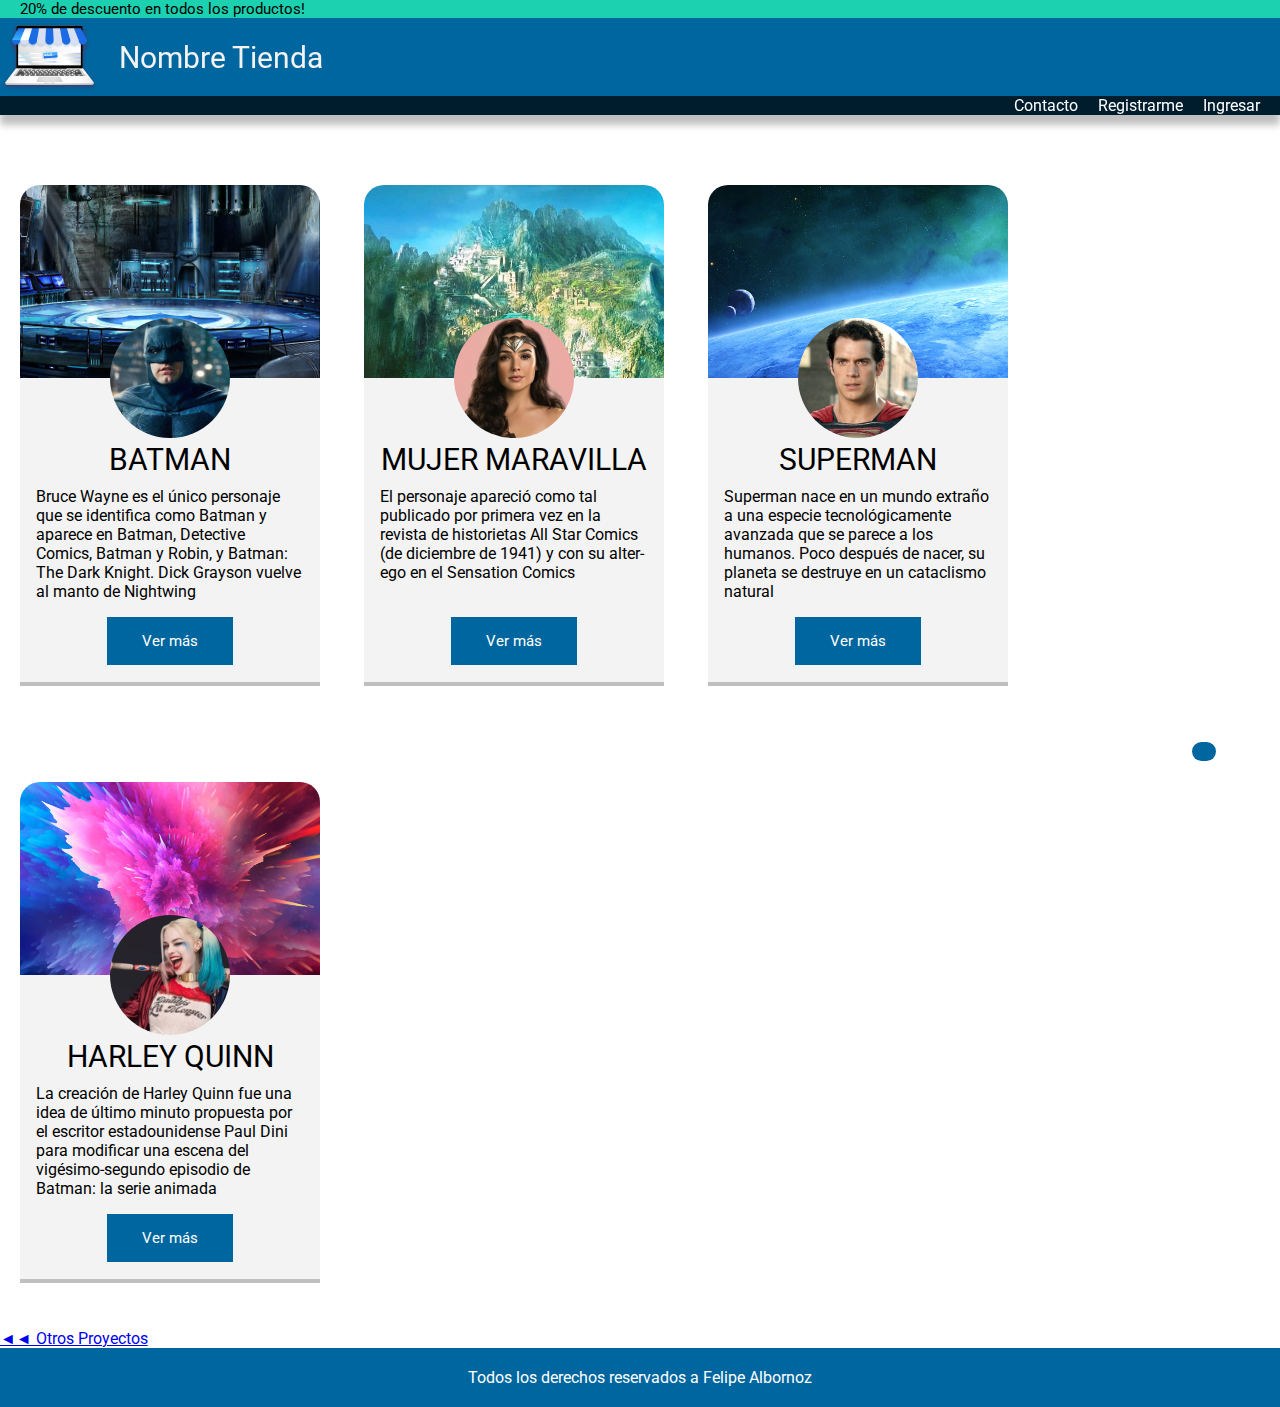
<file: Clase_9_Tienda_de_Tarjetas/index.html>
<!DOCTYPE html>
<html lang="es">

<head>
    <meta charset="UTF-8">
    <meta http-equiv="X-UA-Compatible" content="IE=edge">
    <meta name="viewport" content="width=device-width, initial-scale=1.0">

    <!-- IMPORTAR FUENTE ROBOTO DESDE GOOGLE FONTS -->
    <link rel="preconnect" href="https://fonts.gstatic.com">
    <link href="https://fonts.googleapis.com/css2?family=Roboto&display=swap" rel="stylesheet">

    <!-- IMPORTAR ÍCONOS DE FONT AWESOME -->
    <link rel="stylesheet" href="https://cdnjs.cloudflare.com/ajax/libs/font-awesome/5.15.3/css/all.min.css"
        integrity="sha512-iBBXm8fW90+nuLcSKlbmrPcLa0OT92xO1BIsZ+ywDWZCvqsWgccV3gFoRBv0z+8dLJgyAHIhR35VZc2oM/gI1w=="
        crossorigin="anonymous" />

    <!-- VINCULAR ARCHIVO CSS LOCAL -->
    <link rel="stylesheet" href="css/styles.css">

    <title>Superheroes</title>
</head>

<body>

    <!-- FRANJA DE DESCUENTO -->
    <div class="descuento">
        <p>20% de descuento en todos los productos!</p>
    </div>

    <!-- ENCABEZADO SUPER HEROES -->
    <header>
        <div class="logo">
            <a href="index.html"><img src="img/logo.png" alt=""></a>
            <h1>Nombre Tienda</h1>
        </div>
        <div class="barra_navegacion">
            <a href="contacto.html">Contacto</a>
            <a href="registro.html">Registrarme</a>
            <a href="login.html">Ingresar</a>
        </div>
    </header>
    <main>


        <!-- BATMAN -->
        <span class="tarjetas">
            <div class="card">

                <!-- ENCABEZADO -->
                <div class="card-header bg-batman">
                    <div class="heart"><i class="fas fa-heart  fa-2x"></i></div>
                </div>

                <!-- CONTENIDO -->
                <div class="card-body">
                    <div class="card-content">
                        <div class="profile-picture"><img src="img/batman.jpg" alt="imagen de batman">
                        </div>
                        <div class="superhero-name">
                            <h2>Batman</h2>

                            <p class="heroDescription">Bruce Wayne es el único personaje que se identifica como Batman y
                                aparece
                                en
                                Batman, Detective
                                Comics, Batman y Robin, y Batman: The Dark Knight. Dick Grayson vuelve al manto de
                                Nightwing
                            </p>
                        </div>
                        <div class="button">
                            <a href="https://www.dccomics.com/characters/batman">Ver más</a>
                        </div>
                    </div>
                </div>
            </div>
        </span>

        <!-- WONDERWOMAN -->
        <span class="tarjetas">
            <div class="card">

                <!-- ENCABEZADO -->
                <div class="card-header bg-wonderwoman">
                    <div class="heart"><i class="fas fa-heart  fa-2x"></i></div>
                </div>

                <!-- CONTENIDO -->
                <div class="card-body">
                    <div class="card-content">
                        <div class="profile-picture"><img src="img/ww.jpg" alt="imagen de la Mujer Maravilla">
                        </div>
                        <div class="superhero-name">
                            <h2>Mujer Maravilla</h2>

                            <p class="heroDescription">El personaje apareció como tal publicado por primera vez en la
                                revista de historietas All Star Comics (de diciembre de 1941)​ y con su alter-ego en el
                                Sensation Comics
                            </p>
                            <br>
                        </div>
                        <div class="button">
                            <a href="https://www.dccomics.com/characters/wonder-woman">Ver más</a>
                        </div>
                    </div>
                </div>
            </div>
        </span>
        <!-- SUPERMAN -->
        <span class="tarjetas">
            <div class="card">

                <!-- ENCABEZADO -->
                <div class="card-header bg-superman">
                    <div class="heart"><i class="fas fa-heart  fa-2x"></i></div>
                </div>

                <!-- CONTENIDO -->
                <div class="card-body">
                    <div class="card-content">
                        <div class="profile-picture"><img src="img/sman.jpg" alt="imagen de la Mujer Superman">
                        </div>
                        <div class="superhero-name">
                            <h2>Superman</h2>

                            <p class="heroDescription">Superman nace en un mundo extraño a una especie tecnológicamente
                                avanzada que se parece a los humanos. Poco después de nacer, su planeta se destruye en
                                un
                                cataclismo natural
                            </p>
                        </div>
                        <div class="button">
                            <a href="https://www.dccomics.com/characters/superman">Ver más</a>
                        </div>
                    </div>
                </div>
            </div>
        </span>

        <!-- --------------------------------------------------------------------------------------------- -->
        <!-- HARLEY QUINN -->
        <span class="tarjetas">
            <div class="card">

                <!-- ENCABEZADO -->
                <div class="card-header bg-harleyquinn">
                    <div class="heart"><i class="fas fa-heart  fa-2x"></i></div>
                </div>

                <!-- CONTENIDO -->
                <div class="card-body">
                    <div class="card-content">
                        <div class="profile-picture"><img src="img/harleyquinn.png" alt="imagen de Harley Quinn">
                        </div>
                        <div class="superhero-name">
                            <h2>HARLEY QUINN</h2>

                            <p class="heroDescription">La creación de Harley Quinn fue una idea de último minuto
                                propuesta por el escritor estadounidense Paul Dini para modificar una escena del
                                vigésimo-segundo episodio de Batman: la serie animada

                            </p>
                        </div>
                        <div class="button">
                            <a href="https://www.dccomics.com/characters/superman">Ver más</a>
                        </div>
                    </div>
                </div>
            </div>
        </span>

        <!-- --------------------------------------------------------------------------------------------- -->

        <!-- ÍCONO SIGNO + -->
        <div class="plus-icon">

            <i class="fas fa-plus fa-2x"></i>
        </div>

        <br>
        <a href="../index.html">◄◄ Otros Proyectos</a>
    </main>

    <footer>
        <p>Todos los derechos reservados a Felipe Albornoz</p>
    </footer>
</body>

</html>
</file>
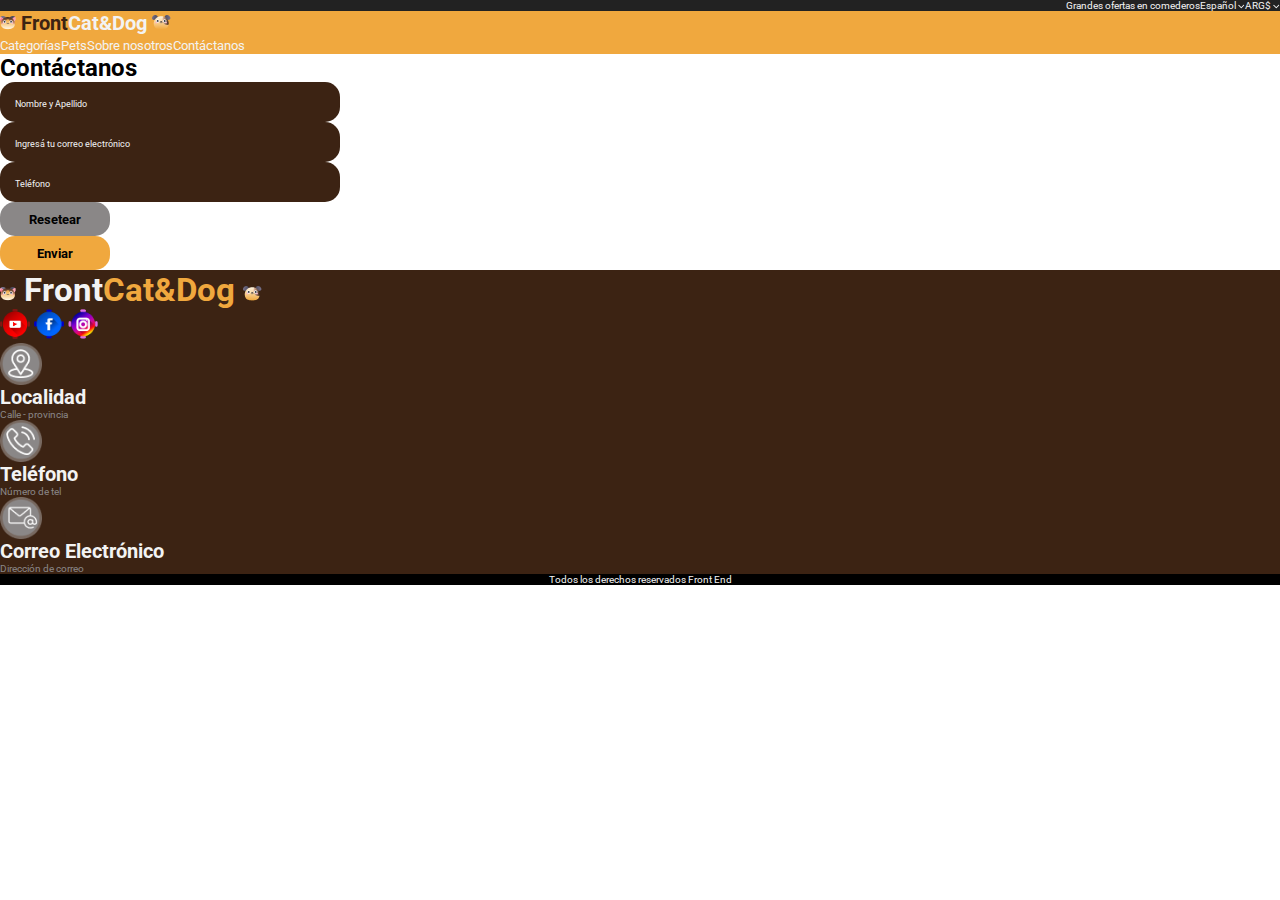
<file: examen/index.html>
<html lang="es">

<head>
    <meta charset="UTF-8">
    <meta http-equiv="X-UA-Compatible" content="IE=edge">
    <meta name="viewport" content="width=device-width, initial-scale=1.0">

    <!-- IMPORTAR FUENTE ROBOTO DESDE GOOGLE FONTS -->
    <link rel="preconnect" href="https://fonts.gstatic.com">
    <link href="https://fonts.googleapis.com/css2?family=Roboto&display=swap" rel="stylesheet">

    <!-- IMPORTAR ÍCONOS DE FONT AWESOME -->
    <link rel="stylesheet" href="https://cdnjs.cloudflare.com/ajax/libs/font-awesome/5.15.3/css/all.min.css"
        integrity="sha512-iBBXm8fW90+nuLcSKlbmrPcLa0OT92xO1BIsZ+ywDWZCvqsWgccV3gFoRBv0z+8dLJgyAHIhR35VZc2oM/gI1w=="
        crossorigin="anonymous" />

    <!-- VINCULAR ARCHIVO CSS LOCAL -->
    <link rel="stylesheet" href="css/style.css">

    <title>Front Cat&Dog</title>

</head>

<!-- -------------------------------------------------------------------------------- -->

<body>
    <!-- -------------------------------------------------------------------------------- -->

    <div class="descuento">
        <p>Grandes ofertas en comederos</p>
        <p>Español <img src="img/Down_Arrow.png" alt=""></p>

        <p>ARG$ <img src="img/Down_Arrow.png" alt=""></p>

    </div>

    <!-- -------------------------------------------------------------------------------- -->

    <header>
        <h1 class="nombreEmpresaEncabezado"><img src="img/Cat.png" alt="imagenDeUnGato"> Front<i>Cat&Dog </i><img
                src="img/Dog.png" alt="imagenDeUnPerro"></h1>


        <nav>

            <ul>

                <li>
                    <a href="categorias.html" target="_blank"><i class="fa fa-paw" aria-hidden="true"></i>Categorías</a>
                </li>

                <li>
                    <a href="pets.html" target="_blank"><i class="fa fa-paw" aria-hidden="true"></i>Pets</a>
                </li>

                <li>
                    <a href="about.html" target="_blank"><i class="fa fa-paw" aria-hidden="true"></i>Sobre nosotros</a>
                </li>

                <li>
                    <a href="contacto.html" target="_blank"><i class="fa fa-paw" aria-hidden="true"></i>Contáctanos</a>
                </li>

                <li>
                    <i class="fas fa-user-alt"></i>
                </li>

                <li>
                    <i class="fas fa-shopping-basket"></i>
                </li>


            </ul>


        </nav>



    </header>

    <!-- -------------------------------------------------------------------------------- -->

    <main>

        <div class="formularioContacto">

            <div>
                <h2>Contáctanos</h2>
            </div>

            <form action="contacto.html" method="post" class="formulario">

                <input type="text" name="nombre" id="nombre" class="campoDeFormulario" placeholder="Nombre y Apellido">

                <input type="email" name="email" id="email" class="campoDeFormulario"
                    placeholder="Ingresá tu correo electrónico">

                <input type="tel" name="telefono" id="telefono" class="campoDeFormulario" placeholder="Teléfono">

                <input type="reset" value="Resetear" class="resetear">
                <input type="submit" value="Enviar" class="enviar">


            </form>

        </div>
        <!-- -------------------------------------------------------------------------------- -->

        <div class="datosContacto">

            <div>

                <h2 class="nombreEmpresaContacto"><img src="img/Cat.png" alt="imagenDeUnGato"> Front<i>Cat&Dog </i><img
                        src="img/Dog.png" alt="imagenDeUnPerro"></h2>
                <img src="img/Youtube.png" alt="logoDeYoutube" class="logoRedSocial">
                <img src="img/facebook.png" alt="logoDeFacebook" class="logoRedSocial">
                <img src="img/Instagram.png" alt="logoDeInstagram" class="logoRedSocial">
            </div>

            <div>
                <img src="img/ubic.png" alt="ÍconoDeUbicación" class="logoDatosContacto">
                <h3 class="tituloDatosEmpresa">Localidad</h3>
                <p class="datosEmpresa">Calle - provincia</p>
            </div>

            <div>
                <img src="img/phone2.png" alt="ÍconoDeTeléfono" class="logoDatosContacto">

                <h3 class="tituloDatosEmpresa">Teléfono</h3>
                <p class="datosEmpresa">Número de tel</p>
            </div>

            <div>
                <img src="img/correo.png" alt="ÍconoDeCorreoElectrónico" class="logoDatosContacto">

                <h3 class="tituloDatosEmpresa">Correo Electrónico</h3>
                <p class="datosEmpresa">Dirección de correo</p>
            </div>





        </div>






    </main>

    <!-- -------------------------------------------------------------------------------- -->

    <footer>

        <p>Todos los derechos reservados Front End</p>

    </footer>
    <!-- -------------------------------------------------------------------------------- -->


</body>

</html>
</file>
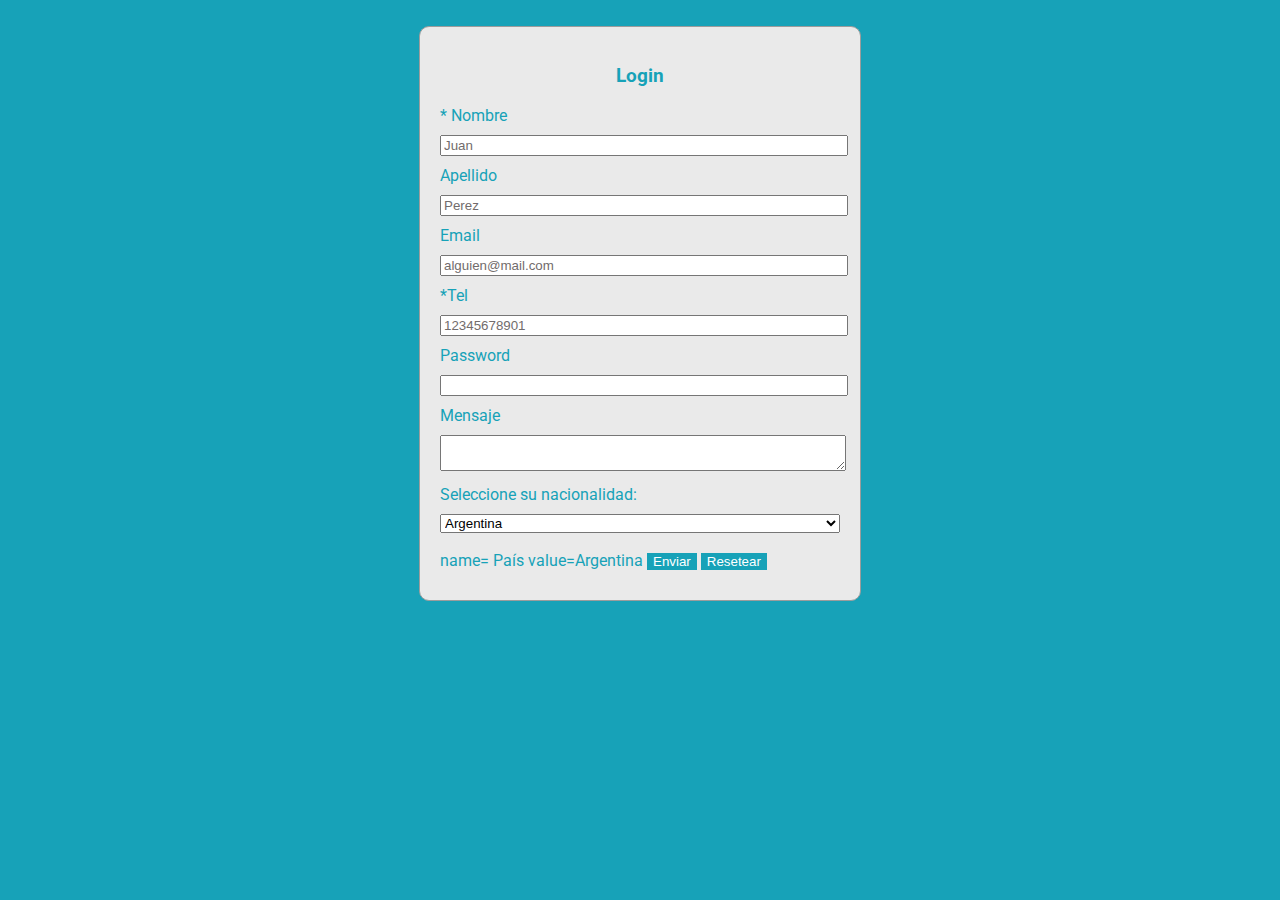
<file: formulario/index.html>
<!DOCTYPE html>
<html lang="es">

<head>
    <meta charset="UTF-8">
    <meta name="viewport" content="width=device-width, initial-scale=1.0">
    <title>Formularios 1</title>
    <link rel="stylesheet" href="css/estilos.css">
</head>

<body>
    <div id="login">
        <h3>Login</h3>
        <form action="contacto.html" method="POST" >
           * <label for="nombre">Nombre</label>
            <input type="text" id="nombre" name="nombre" placeholder="Juan" required >
 
            <label for="apellido">Apellido</label>
            <input type="text" id="apellido" name="apellido" placeholder="Perez">
 
            <label for="email">Email</label>
            <input type="email" id="email" name="email" placeholder="alguien@mail.com">

            *<label for="tel">Tel</label>
            <input type="tel" id="tel" name="tel" placeholder="12345678901" required>

            <label for="pass">Password</label>
            <input type="password" id="pass" name="pass">

            <label for="mensaje">Mensaje</label>
            <textarea id="mensaje"></textarea>

            <label for="pais">Seleccione su nacionalidad:</label>
            <select name="País" id="pais">
                <option value="Argentina">Argentina</option>
                <option value="Brasil">Brasil</option>
                <option value="Colombia">Colombia</option>
                <option value="Venezuela">Venezuela</option>
            </select>
            name= País value=Argentina
            
            <input type="submit" value="Enviar">
            <input type="reset" value="Resetear">
        </form>
    </div>
</body>

</html>
</file>
<file: Clase_12/css/style._enclacecss.css>
@import url('https://fonts.googleapis.com/css2?family=Roboto:wght@300&display=swap');

*{
    box-sizing: border-box;
    margin: 0;
    padding: 0;
}
:root{
    --primary-color: #000;
    --secondary-color:#f2f2f2;
    --decoration-color:#c79800;
   }

body{
    background:var(--secondary-color);
    font-family: 'Roboto';
    color:var(--primary-color);
    width: 100%;
  }

header{
    background-color:var(--primary-color);
    text-align: center;
    z-index: 100;
}
header .logo {
    margin-top: 20px;
    margin-left: 20px;
}

/* Menú principal */
nav ul {
  /* Les adelantamos flex */
    display: flex; 
    justify-content: center; 
    flex-wrap: wrap;
    align-items: center;
    list-style: none;
    padding: 0px;
    margin-left: 10px;
  }
nav ul li {
    margin: 20px;
}
nav ul li a{
  position:relative;
  margin:15px;
  font-size:25px;  
  color:var(--secondary-color);
  text-decoration: none;
}
/************ 
Animación debajo de enlaces 
********/
nav ul li a::before{
  content:'';
  background: var(--decoration-color);
  position:absolute;
  bottom:-10px; 
 
}
/* */


/* Barra redes */
.social {
	position: fixed; 
	left: 0; 
	top: calc(50% - 90px); /* Para que quede centrada le decimos que al 50% del alto le reste la mitad del alto de la barra: 16px de la letra + 10 padding-top + 10padding-bottom */
	z-index: 2000; 
}
.social ul {
	list-style: none;
}

.social ul li a {
    display: inline-block; /* porque le quiero agregar padding */
    color:var(--secondary-color);
    background: var(--primary-color);
    padding: 10px 15px;
    text-decoration: none; 
}
/* 
*/

.social ul li .icon-facebook {background:#3b5998;} /* Establecemos los colores de cada red social, aprovechando su class */
.social ul li .icon-twitter {background: #00abf0;}
.social ul li .icon-instagram {background: #E4405F;}
.social ul li .icon-whatsapp {background: #25D366;}
.social ul li .icon-mail {background: #666666;}

/*********** 
 
 **********/
  /* Contenido */
.container{
    width: 80%;
    margin: 5% auto;
}

.container p{
    margin-top: 10px;
    text-align: justify;
}
.container a{
    display: inline-block;
    background-color:var(--primary-color);
    color:var(--secondary-color);
    text-decoration: none;
    padding: 15px;
    margin-top: 15px;
}
.container a:hover{
    color:var(--decoration-color);
}
 
/* HAcemos girar a spinner */
.spinner{
    width: 64px;
    height: 64px;
    position: fixed;
    top: calc(50% - 32px);
    left: calc(50% - 32px);
    border-radius: 50%;
    z-index: 2 ; 
    background-color: transparent;
    border-top: 10px solid rgb(188, 202, 66);
    border-right: 10px solid rgb(66,139,202);
    border-bottom: 10px solid rgb(202, 66, 129);
    border-left: 10px solid rgba(66,139,202,.2);
 
 }
</file>
<file: Clase_13/css/estilos.css>
/* Estilos Generales */
@import url("https://fonts.googleapis.com/css2?family=Roboto:wght@500;300&display=swap");

:root {
  --color-principal: #062f5b;
  --color-secundario: #679dd6;
  --color-texto: #5d596b;
}

* {
  box-sizing: border-box;
  margin: 0;
  padding: 0;
}

body {
  font-family: "Roboto", sans-serif;
  font-weight: 300px;
}

img {
  max-width: 100%;
}

li {
  list-style-type: none;
}

a {
  text-decoration: none;
  color: #fff;
}

header {
  background-color: var(--color-principal);
}

nav {
  padding: 20px;
}

nav ul {
  display: flex;
}

nav ul li a {
  padding: 10px;
}

.bg-header {
  background-image: url("../img/bg-header.jpg"),
    -webkit-linear-gradient(top, #cbe3ba, #a6cc8b);
  background-repeat: no-repeat;
  background-position: center;
  background-size: cover;
  color: #fff;
  display: flex;
  justify-content: center;
  align-items: center;
  height: 300px;
}

.bg-header h1 {
  font-weight: 500px;
}

/* Estilos section */
section,
footer {
  padding: 40px;
}

section > div {
  display: flex;
}

h2 {
  font-size: 2rem;
  text-align: center;
}

/* Estilos cards */
#card-section > div {
  display: flex;
}

.card {
  border-radius: 20px;
  padding: 20px;
  width: 50%;
  border: 1px solid #ccc;
  box-shadow: 2px 2px 6px #ccc;
  margin: 20px 10px;
}

.card > h3 {
  color: var(--color-secundario);
  font-size: 1.5em;
  margin: 20px 0;
}

/* Estilos contacto*/
.contacto,
.formulario {
  padding: 30px;
}

.contacto {
  width: 50%;
  text-align: right;
}

.contacto > p {
  line-height: 2;
  color: var(--color-texto);
}

.contacto > p > span {
  font-weight: bold;
}

.formulario {
  width: 50%;
}

form {
  color: #fff;
  display: flex;
  flex-direction: column;
  background-color: var(--color-principal);
  padding: 40px 40px 10px;
}

form input {
  margin-bottom: 30px;
}

input {
  border-radius: 20px;
  outline: none;
  padding: 8px;
}

input[type="submit"] {
  background-color: var(--color-principal);
  border: 2px solid #fff;
  color: #fff;
}

/*footer*/
footer {
  background-color: var(--color-principal);
  display: flex;
}

footer > div {
  width: 50%;
}

footer h4 {
  color: #fff;
  margin-bottom: 20px;
}

footer ul {
  line-height: 2.5;
}

.news-letter {
  position: relative;
}

.news-letter > input[type="text"] {
  width: 100%;
}

.news-letter > input[type="submit"] {
  position: absolute;
  width: 100px;
  right: 0;
}

/*** Responsive */

@media screen and (max-width: 768px) {
  .card {
    width: 100%;
  }

  #formulario-contenedor,
  footer,
  #card-section > div {
    flex-direction: column;
  }
  .formulario {
    width: 100%;
  }
  .contacto {
    text-align: center;
    width: 100%;
  }
  footer div:nth-of-type(2) {
    margin-top: 20px;
  }
}
</file>
<file: clase_16_grid/css/style.css>
@import url("https://fonts.googleapis.com/css2?family=Inter:wght@300&display=swap");
body {
  font-family: "Inter", sans-serif;
}
img {
  width: 100%;
  height: 100%;
}

.logo img {
  width: 40%;
  display: block;
  margin: 0 auto;
}
h3 {
  text-align: center;
  font-size: 1rem;
}
.exercice {
  display: flex;
  width: 100%;
}
.exercice-complete img {
  width: 100%;
  height: 100%;
}
.exercice-complete {
  background: blue;
  width: 50%;
}
.excercice-incomplete {
  background: red;
  width: 50%;
  display: grid;
  grid-template-columns: 2 1fr;
  grid-template: 2 1fr;
}
.grid-one {
  grid-column: 2/3;
  grid-row: 2/3;
}
.grid-two {
  grid-column: 1/2;
  grid-row: 1/2;
}
.grid-three {
  grid-column: 2/3;
  grid-row: 1/2;
}
.grid-four {
  grid-column: 1/2;
  grid-row: 2/3;
}

/* .grid-one {
  grid-column: 1/2;
  grid-row: 2/3;
}
.grid-two {
  grid-column: 2/3;
  grid-row: 1/2;
}
.grid-three {
  grid-column: 2/3;
  grid-row: 2/3;
}
.grid-four {
  grid-column: 1/2;
  grid-row: 1/2;
} 
 */
</file>
<file: Clase_2/css/style.css>
@import url('https://fonts.googleapis.com/css2?family=Inter:wght@500;700&display=swap');

:root {
    --brand-orange: #F2672E;
    --brand-yellow: #F2BF26;
    --brand-blue: #30AADD;
}

* {
    box-sizing: border-box;
    margin: 0;
    font-family: 'Inter'
}

body {}

.container {
    height: 100vh;
    padding: 30px;
    display: flex;
    flex-direction: column;
    justify-content: space-between;
    overflow: hidden;
}

header {
    display: flex;
    justify-content: center;
}

header .logo {
    height: 40px;
    
}

main {
    margin-top: -3vh;
}

main .marquee {
    font-size: 150px;
    font-weight: bold;
}

main .marquee .marquee__inner {
    width:fit-content;
    display: flex;
    animation: marquee 11s linear infinite;
    /* transform: translateX(-25%); */
    white-space:nowrap
}

main .marquee .marquee__inner span {
    margin-right: 0.25em;
}

main .marquee:nth-child(1) {
    color: var(--brand-orange);
    margin-bottom: -40px;
    transform: translateX(-30vw);
}

main .marquee:nth-child(2) {
    color: var(--brand-yellow);
    margin-bottom: -40px;
    transform: translateX(-20vw);
}

main .marquee:nth-child(3) {
    color: var(--brand-blue);
    transform: translateX(-10vw);
}

@keyframes marquee {
    0% {
        transform: translateX(0%)
    }
    100% {
        transform: translateX(-25%)
    }
}

main .marquee .marquee__inner span {
    
}

footer {
    display: flex;
    justify-content: center;
}
</file>
<file: Clase_5_BatmanCV/css/style.css>
/* 
Fuente:  Calibri, Arial, Helvetica, sans-serif
Header fondo: #dddddd
h1, h2 fondo: #BFBFBF
h2 tamaño fuente: 18px
footer color: #1F497D
Footer tamaño fuente: 24px */

/* --------------------------------------HEADER--------------------------------------- */

header {
  text-align: center;
  background-color: #dddddd;
}

h1 {
  background-color: #bfbfbf;
  color: rgb(45, 70, 111);
  text-transform: uppercase;
  font-family: Cambria, Cochin, Georgia, Times, "Times New Roman", serif;
  vertical-align: middle;
  padding: 10px;
  word-spacing: 1.5em;
  font-size: 28px;
  letter-spacing: 10px;
}

/* ---------------------------------MAIN------------------------------------------ */

main section {
  /* padding-inline-start: 28.5%;
    padding-inline-end: 28.5%;
    padding-top: 1%; */
  /* margin-inline-start: 500px; */
  margin-left: 28vw;
  margin-inline-end: 28vw;
  padding-top: 1vh;
}

h2 {
  background-color: #bfbfbf;
  color: rgb(97, 37, 45);
  text-transform: uppercase;
  font-size: 18px;
  font-family: Cambria, Cochin, Georgia, Times, "Times New Roman", serif;
  letter-spacing: 0.5em;
}

#FormacionAcademica {
  padding-top: 5px;
}

#ExperienciaLaboral {
  padding-top: 5px;
  padding-bottom: 30px;
}

section ul {
  font-family: Calibri, "Gill Sans", "Gill Sans MT", "Trebuchet MS", sans-serif;
  font-variant: small-caps;
}

section dl {
  font-family: Calibri, "Gill Sans", "Gill Sans MT", "Trebuchet MS", sans-serif;
}

.dato {
  font-weight: bold;
  font-style: italic;
}

/* --------------------------FOOTER--------------------------------------------- */

footer {
  text-align: center;
  background-color: #1f497d;
  color: white;
  font-size: 24px;
  font-family: Calibri, "Gill Sans", "Gill Sans MT", "Trebuchet MS", sans-serif;
  font-weight: 360;
}

footer div {
  display: contents;
  vertical-align: text-bottom;
}

footer img {
  height: 18px;
  width: 18px;
}
</file>
<file: Clase_6_Lemon_Pie_v2/css/style.css>
body {
  font-family: "Lato", sans-serif;
  font-size: 16px;
}

.imagen_encabezado {
  background-image: url(../img/lemon-pie.png);
  background-repeat: no-repeat;
  background-attachment: scroll;
  background-size: cover;
  background-position: center;
  color: white;
}

.marca {
  background-color: rgba(0, 0, 0, 0.3);
  min-height: 20%;
}
/* position: relative; */ /*Otra forma para bajar el texto del encabezado*/

.encabezado {
  padding-top: 10%;
  /*Otra forma para bajar el texto del encabezado, junto con el position relative de la div marca*/
  /* position: absolute; 
  bottom: 0;
  left: 0; */
}

/* --------------------------------------------------- */
.vinculos {
  text-decoration: none;
  color: black;
  font-family: "Times New Roman", Times, serif;
  padding-left: 0;
}

nav ul {
  padding-left: 0;
}

.ingredientes {
  font-style: italic;
  font-family: "Times New Roman", Times, serif;
}

ul {
  list-style-type: none;
}

.merengue {
  color: rgb(255, 123, 0);
  text-decoration: underline;
}

.instrucciones {
  padding-left: 25px;
}

/* 
alejandro ceballos
jennifer blandón
esteban lucena
hernan serna
sofia tohme
 */
</file>
<file: Clase_7_Superheroes/css/style.css>
* {
  font-family: "Roboto", sans-serif;
  box-sizing: border-box;
  padding: 0;
  margin: 0;
}
/* ------------------------------------------- */

/* Franja Descuentos 20% */

.descuento {
  background-color: #1cd1b0;
  position: static;
}
.descuento p {
  color: #000000;
  font-size: 15px;
  font-style: normal;
  font-weight: normal;
  padding-left: 20px;
}

/* Header */
header {
  background: #00669f;
  box-shadow: 0px 10px 7px rgba(0, 0, 0, 0.25);
  margin-bottom: 20px;
  position: sticky;
  top: 0px;
  width: 100%;
  z-index: 2;
}
h1 {
  color: #f3f3f3;
  font-size: 30px;
  font-style: normal;
  font-weight: normal;
  padding-left: 20px;
}

/* Card Header */
.card {
  width: 300px;
  margin: 30px auto;
}

.card-header {
  height: 193px;
  border-radius: 20px 20px 0px 0px;
}
.heart {
  color: #cc2424;
  position: relative;
  top: 16px;
  left: 21px;
}
/* card header backgrounds */
.bg-batman {
  background-image: url(../img/bg-batman.jpg);
  background-position-x: -150px;
  background-position-y: -100px;
  background-size: 500px 400px;
}
.bg-wonderwoman {
  background-image: url(../img/bg-wonderw.jpg);
  background-position-x: -50px;
  background-position-y: -50px;
  background-size: 500px 400px;
}
.bg-superman {
  background-image: url(../img/bg-superman.jpg);
  background-position-x: -75px;
  background-position-y: -20px;
  background-size: 540.57px 342.85px;
}

/* Card Content */
.card-body {
  background-color: #f3f3f3;
  box-shadow: 0px 4px 0px 0px rgba(0, 0, 0, 0.25);
}

.card-content {
  position: relative;
  top: -60px;
}
.profile-picture {
  position: relative;
  left: 90px;
  width: max-content;
}

.profile-picture img {
  border-radius: 60px;
  height: 120px;
  width: 120px;
}

.superhero-name h2 {
  color: #000000;
  font-family: "Roboto";
  font-style: normal;
  font-weight: normal;
  font-size: 30px;
  text-align: center;
  text-transform: uppercase;
}

.superhero-name p {
  color: #000000;
  font-family: "Roboto";
  font-style: normal;
  font-weight: normal;
  font-size: 16px;
  padding: 10px 16px 0px 16px;
}
/* botón ver más */
.button {
  width: fit-content;
  height: fit-content;
  margin: 0 auto;
  position: relative;
  bottom: -30px;
}
.button a {
  background-color: #00669f;
  color: #ffffff;
  font-size: 15px;
  text-decoration: none;
  border-top: 1em solid #00669f;
  border-bottom: 1em solid #00669f;
  border-left: 35px solid #00669f;
  border-right: 35px solid #00669f;
  box-sizing: border-box;
  padding: auto;
}

/* ícono signo + */

main {
  position: relative;
}
.plus-icon {
  color: #ffffff;
  background-color: #00669f;
  border-radius: 30px;
  height: fit-content;
  width: fit-content;
  position: absolute;
  top: 50%;
  right: 5%;
  z-index: 1;
}
.plus-icon i {
  margin: 10px 12px 10px 12px;
}

/* pie de página */
footer {
  background-color: #00669f;
  border: solid 20px #00669f;
  color: #ffffff;
  font-size: 16px;
  font-weight: normal;
  text-align: center;
}
</file>
<file: Clase_9_Tienda_de_Tarjetas/css/styles.css>
* {
  font-family: "Roboto", sans-serif;
  box-sizing: border-box;
  padding: 0;
  margin: 0;
}
/* ------------------------------------------- */

/* Franja Descuentos 20% */

.descuento {
  background-color: #1cd1b0;
  position: static;
}
.descuento p {
  color: #000000;
  font-size: 15px;
  font-style: normal;
  font-weight: normal;
  padding-left: 20px;
}

/* Header */
header {
  background: #00669f;
  box-shadow: 0px 10px 7px rgba(0, 0, 0, 0.25);
  margin-bottom: 20px;
  position: sticky;
  top: 0px;
  width: 100%;
  z-index: 2;
}
h1 {
  color: #f3f3f3;
  font-size: 30px;
  font-style: normal;
  font-weight: normal;
  padding-left: 20px;
}

.logo {
  display: flex;
  align-content: center;
  align-items: center;
}
.barra_navegacion {
  background-color: #001d2d;
  color: white;
  display: flex;
  flex-wrap: nowrap;
  justify-content: flex-end;
}

.barra_navegacion > a {
  color: white;
  text-decoration: none;
  margin-right: 20px;
}

/* Card Header */
.card {
  width: 300px;
  margin: 30px auto;
}

.card-header {
  height: 193px;
  border-radius: 20px 20px 0px 0px;
}
.heart {
  color: #cc2424;
  position: relative;
  top: 16px;
  left: 21px;
}
/* card header backgrounds */
.bg-batman {
  background-image: url(../img/bg-batman.jpg);
  background-position-x: -150px;
  background-position-y: -100px;
  background-size: 500px 400px;
}
.bg-wonderwoman {
  background-image: url(../img/bg-wonderw.jpg);
  background-position-x: -50px;
  background-position-y: -50px;
  background-size: 500px 400px;
}
.bg-superman {
  background-image: url(../img/bg-superman.jpg);
  background-position-x: -75px;
  background-position-y: -20px;
  background-size: 540.57px 342.85px;
}
.bg-harleyquinn {
  background-image: url(../img/bg-harleyquinn.png);
  background-position-x: -20px;
  background-size: 350px 200px;
}

/* Card Content */
.card-body {
  background-color: #f3f3f3;
  box-shadow: 0px 4px 0px 0px rgba(0, 0, 0, 0.25);
  height: 304px; /*---------------------------------------------REVISAR DESPUÉS*/
}

.card-content {
  position: relative;
  top: -60px;
}
.profile-picture {
  position: relative;
  left: 90px;
  width: max-content;
}

.profile-picture img {
  border-radius: 60px;
  height: 120px;
  width: 120px;
}

.superhero-name h2 {
  color: #000000;
  font-family: "Roboto";
  font-style: normal;
  font-weight: normal;
  font-size: 30px;
  text-align: center;
  text-transform: uppercase;
}

.superhero-name p {
  color: #000000;
  font-family: "Roboto";
  font-style: normal;
  font-weight: normal;
  font-size: 16px;
  padding: 10px 16px 0px 16px;
}
/* botón ver más */
.button {
  width: fit-content;
  height: fit-content;
  margin: 0 auto;
  position: relative;
  bottom: -30px;
}
.button a {
  background-color: #00669f;
  color: #ffffff;
  font-size: 15px;
  text-decoration: none;
  border-top: 1em solid #00669f;
  border-bottom: 1em solid #00669f;
  border-left: 35px solid #00669f;
  border-right: 35px solid #00669f;
  box-sizing: border-box;
  padding: auto;
}

/* ícono signo + */

main {
  position: relative;
}
.plus-icon {
  color: #ffffff;
  background-color: #00669f;
  border-radius: 30px;
  height: fit-content;
  width: fit-content;
  position: absolute;
  top: 50%;
  right: 5%;
  z-index: 1;
}
.plus-icon i {
  margin: 10px 12px 10px 12px;
}

/* pie de página */
footer {
  background-color: #00669f;
  border: solid 20px #00669f;
  color: #ffffff;
  font-size: 16px;
  font-weight: normal;
  text-align: center;
}

.tarjetas {
  display: inline-block;
  margin: 20px;
}
</file>
<file: examen/css/style.css>
* {
  font-family: "Roboto", sans-serif;
  box-sizing: border-box;
  padding: 0;
  margin: 0;
}

.descuento {
  background-color: #222222;
  color: #f3f3f3;
  font-size: 10px;
}

header {
  background-color: #f0a83e;
  color: #f3f3f3;
}

a {
  text-decoration: none;
  color: inherit;
  font-size: 13px;
}

ul {
  list-style-type: none;
}

/* --------------------------------------------------------- */
.nombreEmpresaEncabezado {
  font-size: 20px;
  color: #3c2313;
}
.nombreEmpresaEncabezado > i {
  color: #f3f3f3;
  text-decoration: none;
  font-style: normal;
}
/* --------------------------------------------------------- */

.datosContacto {
  background-color: #3c2313;
  color: #f3f3f3;
}

::placeholder {
  color: #f3f3f3;
  font-size: 9px;
  padding-left: 15px;
}

.campoDeFormulario {
  background-color: #3c2313;
  color: #f3f3f3;
  height: 40px;
  width: 340px;
  border-radius: 15px;
  border-style: none;
}

.resetear {
  background-color: #8a8787;
  font-weight: bold;
  height: 34px;
  width: 110px;

  border-radius: 15px;
  border-style: none;
}

.enviar {
  background-color: #f0a83e;
  font-weight: bold;
  height: 34px;
  width: 110px;

  border-radius: 15px;
  border-style: none;
}

.formularioContacto > h2 {
  color: #3c2313;
}

.formulario {
  display: flex;
  flex-direction: column;
  /* flex-wrap: wrap; */
  justify-content: center;
}

nav > ul {
  display: flex;
}

.descuento {
  display: flex;
  justify-content: flex-end;
}
.descuento:nth-child(1) {
  align-self: flex-start;
}

.formularioContacto {
  display: flex;
  flex-direction: column;
  justify-content: center;
  align-content: center;
}

/* ------------------------------------------ */

.nombreEmpresaContacto {
  font-size: 33px;
  color: #f3f3f3;
}

.nombreEmpresaContacto > i {
  color: #f0a83e;
  text-decoration: none;
  font-style: normal;
}

/* ------------------------------------------ */

.logoRedSocial {
  height: 30px;
  width: 30px;
}

.logoDatosContacto {
  height: 42px;
  width: 42px;
}

.tituloDatosEmpresa {
  font-size: 20px;
}

.datosEmpresa {
  color: #8a8787;
  font-size: 10px;
}

/* ------------------------------------------ */
footer {
  background-color: #000000;
  color: #f3f3f3;
  text-align: center;
  font-size: 10px;
}
</file>
<file: formulario/css/estilos.css>
@import url('https://fonts.googleapis.com/css2?family=Roboto:wght@300&display=swap');

body {
    background-color: #17a2b8;
    color: #17a2b8;
    font-family: 'Roboto', sans-serif;
    margin: 0;
    padding: 0;
}

#login {
    background-color: #EAEAEA;
    border: 1px solid #9C9C9C;
    border-radius: 10px;
    margin: 2% auto;
    max-width: 400px;
    padding: 20px;

}

#login h3 {
    text-align: center;
}

form input,
form textarea,
form select {
    margin-top: 10px;
    margin-bottom: 10px;
    width: 100%;
}
input[type=submit],
input[type=reset]{
    background-color: #17a2b8;
    border: none;
    color: #fff;
    width: unset;
}
input::placeholder{
    color: #726c6c
}
</file>
